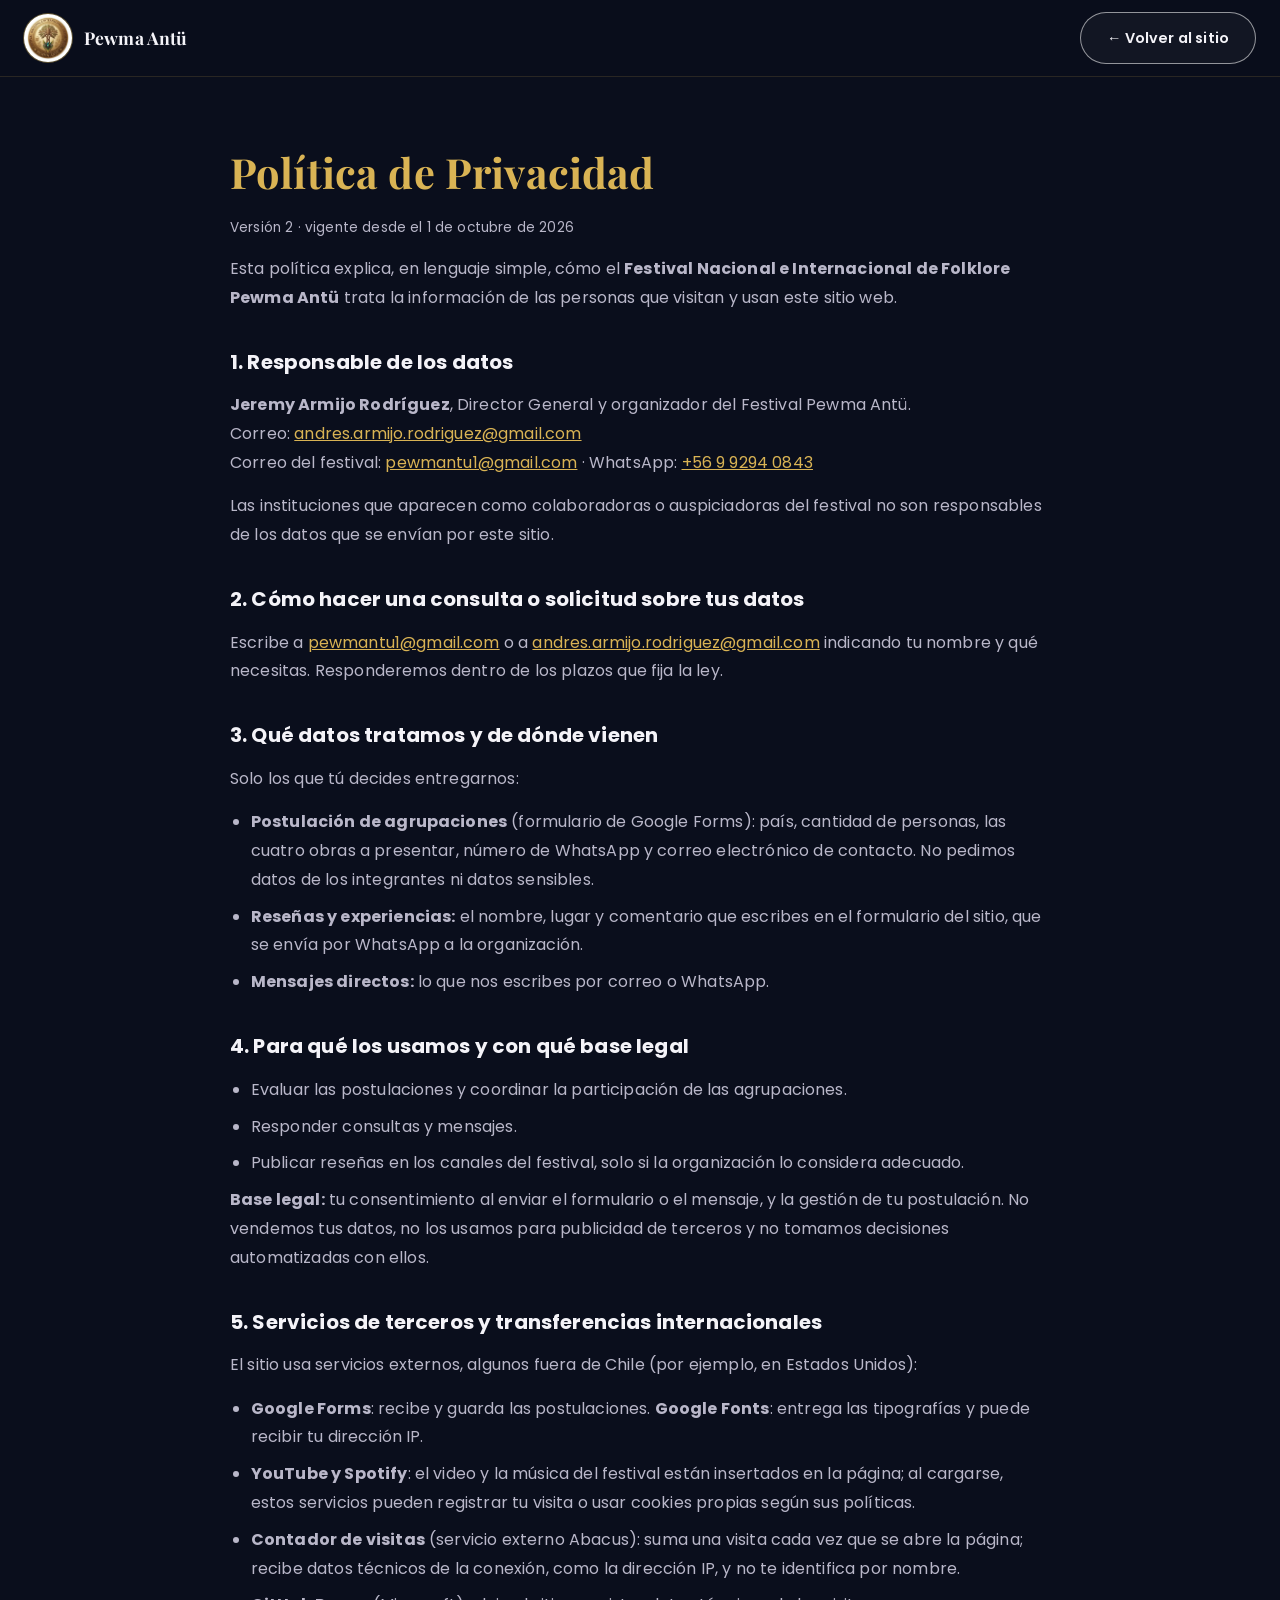
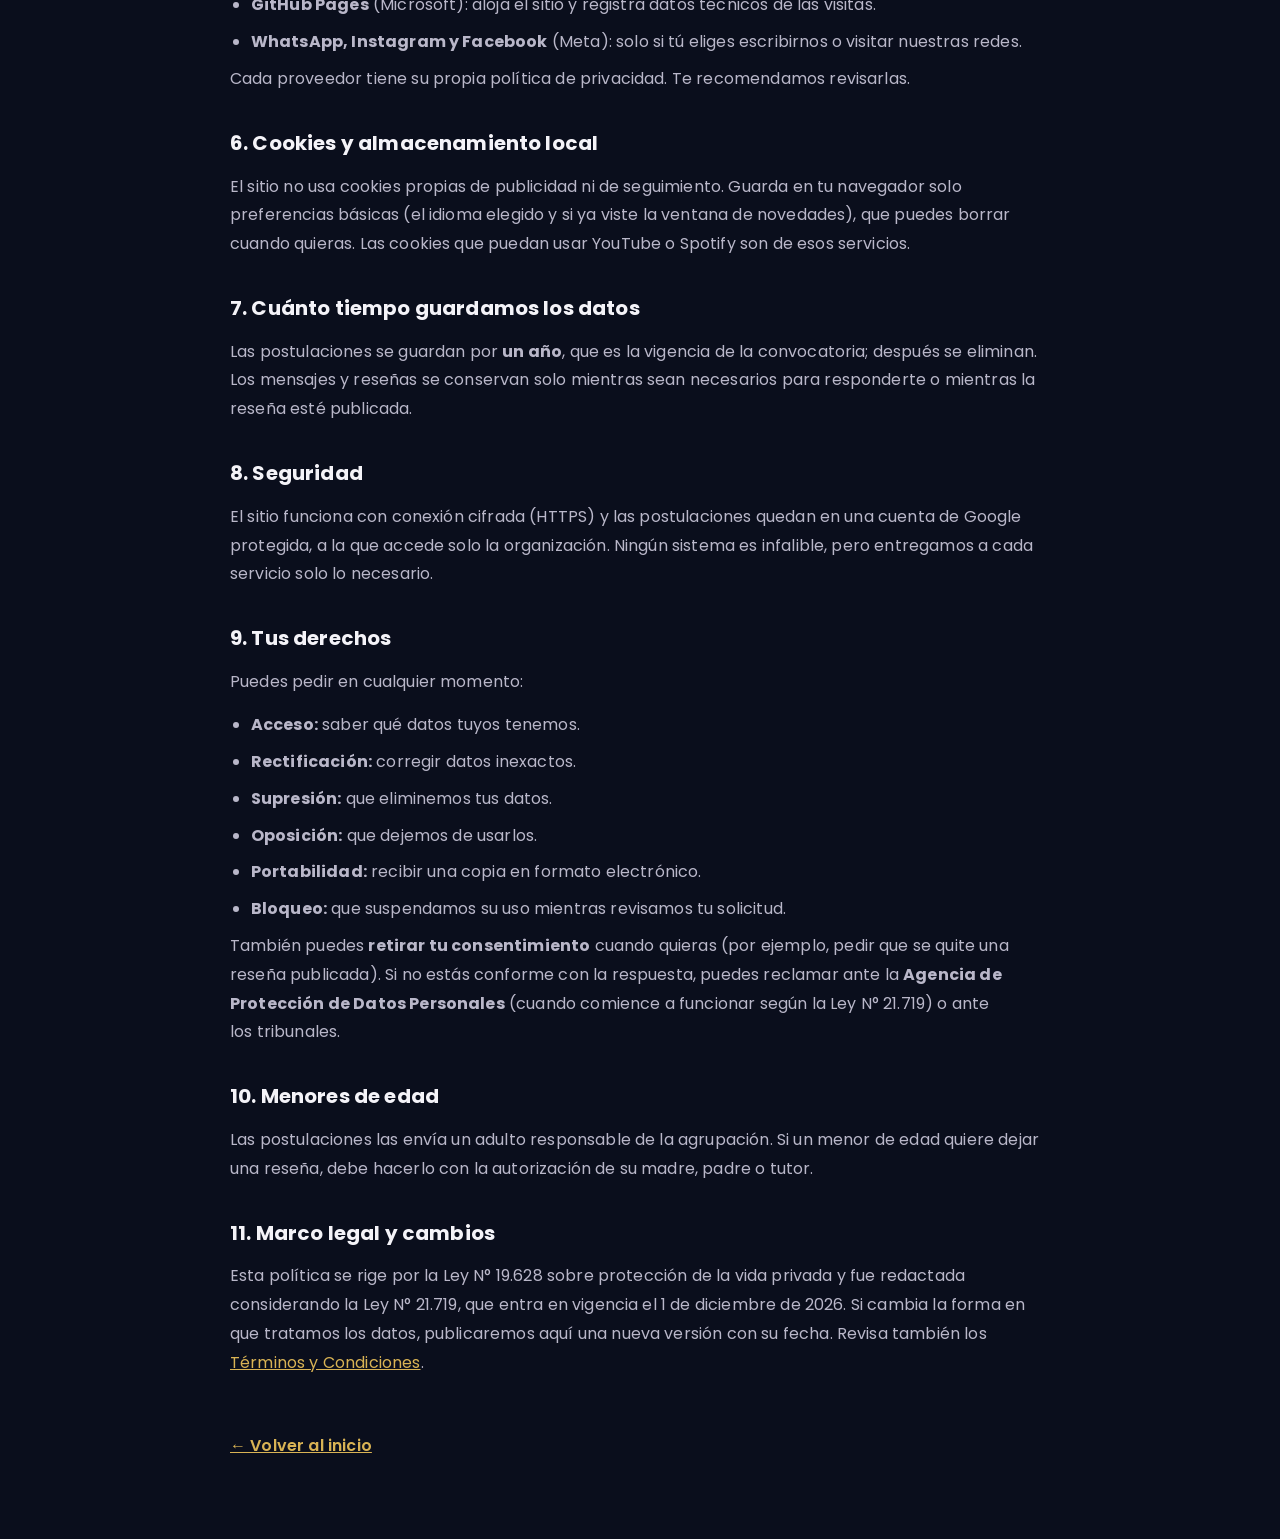
<file: privacidad.html>
<!DOCTYPE html>
<html lang="es">
<head>
  <meta charset="UTF-8" />
  <meta name="viewport" content="width=device-width, initial-scale=1.0" />
  <title>Política de Privacidad — Festival Pewma Antü</title>
  <meta name="description" content="Política de privacidad del sitio del Festival Nacional e Internacional de Folklore Pewma Antü." />
  <meta name="robots" content="index, follow" />
  <link rel="icon" href="img/logo.jpg" />
  <link rel="preconnect" href="https://fonts.googleapis.com" />
  <link rel="preconnect" href="https://fonts.gstatic.com" crossorigin />
  <link href="https://fonts.googleapis.com/css2?family=Playfair+Display:wght@600;700;800&family=Poppins:wght@400;500;600;700&display=swap" rel="stylesheet" />
  <link rel="stylesheet" href="css/styles.css?v=28" />
</head>
<body>

  <header class="legal-header">
    <a href="index.html" class="legal-header__brand" aria-label="Volver al inicio">
      <img src="img/logo.jpg" alt="Logo del Festival Pewma Antü" class="legal-header__logo" width="48" height="48" />
      <span class="legal-header__title">Pewma Antü</span>
    </a>
    <a href="index.html" class="btn btn--outline">← Volver al sitio</a>
  </header>

  <main class="legal-main">
    <div class="container">
      <article class="legal">
        <h1>Política de Privacidad</h1>
        <p class="legal__updated">Versión 2 · vigente desde el 1 de octubre de 2026</p>

        <p>Esta política explica, en lenguaje simple, cómo el <strong>Festival Nacional e Internacional de Folklore Pewma Antü</strong> trata la información de las personas que visitan y usan este sitio web.</p>

        <h2>1. Responsable de los datos</h2>
        <p><strong>Jeremy Armijo Rodríguez</strong>, Director General y organizador del Festival Pewma Antü.<br />
        Correo: <a href="mailto:andres.armijo.rodriguez@gmail.com">andres.armijo.rodriguez@gmail.com</a><br />
        Correo del festival: <a href="mailto:pewmantu1@gmail.com">pewmantu1@gmail.com</a> · WhatsApp: <a href="tel:+56992940843">+56 9 9294 0843</a></p>
        <p>Las instituciones que aparecen como colaboradoras o auspiciadoras del festival no son responsables de los datos que se envían por este sitio.</p>

        <h2>2. Cómo hacer una consulta o solicitud sobre tus datos</h2>
        <p>Escribe a <a href="mailto:pewmantu1@gmail.com">pewmantu1@gmail.com</a> o a <a href="mailto:andres.armijo.rodriguez@gmail.com">andres.armijo.rodriguez@gmail.com</a> indicando tu nombre y qué necesitas. Responderemos dentro de los plazos que fija la ley.</p>

        <h2>3. Qué datos tratamos y de dónde vienen</h2>
        <p>Solo los que tú decides entregarnos:</p>
        <ul>
          <li><strong>Postulación de agrupaciones</strong> (formulario de Google Forms): país, cantidad de personas, las cuatro obras a presentar, número de WhatsApp y correo electrónico de contacto. No pedimos datos de los integrantes ni datos sensibles.</li>
          <li><strong>Reseñas y experiencias:</strong> el nombre, lugar y comentario que escribes en el formulario del sitio, que se envía por WhatsApp a la organización.</li>
          <li><strong>Mensajes directos:</strong> lo que nos escribes por correo o WhatsApp.</li>
        </ul>

        <h2>4. Para qué los usamos y con qué base legal</h2>
        <ul>
          <li>Evaluar las postulaciones y coordinar la participación de las agrupaciones.</li>
          <li>Responder consultas y mensajes.</li>
          <li>Publicar reseñas en los canales del festival, solo si la organización lo considera adecuado.</li>
        </ul>
        <p><strong>Base legal:</strong> tu consentimiento al enviar el formulario o el mensaje, y la gestión de tu postulación. No vendemos tus datos, no los usamos para publicidad de terceros y no tomamos decisiones automatizadas con ellos.</p>

        <h2>5. Servicios de terceros y transferencias internacionales</h2>
        <p>El sitio usa servicios externos, algunos fuera de Chile (por ejemplo, en Estados Unidos):</p>
        <ul>
          <li><strong>Google Forms</strong>: recibe y guarda las postulaciones. <strong>Google Fonts</strong>: entrega las tipografías y puede recibir tu dirección IP.</li>
          <li><strong>YouTube y Spotify</strong>: el video y la música del festival están insertados en la página; al cargarse, estos servicios pueden registrar tu visita o usar cookies propias según sus políticas.</li>
          <li><strong>Contador de visitas</strong> (servicio externo Abacus): suma una visita cada vez que se abre la página; recibe datos técnicos de la conexión, como la dirección IP, y no te identifica por nombre.</li>
          <li><strong>GitHub Pages</strong> (Microsoft): aloja el sitio y registra datos técnicos de las visitas.</li>
          <li><strong>WhatsApp, Instagram y Facebook</strong> (Meta): solo si tú eliges escribirnos o visitar nuestras redes.</li>
        </ul>
        <p>Cada proveedor tiene su propia política de privacidad. Te recomendamos revisarlas.</p>

        <h2>6. Cookies y almacenamiento local</h2>
        <p>El sitio no usa cookies propias de publicidad ni de seguimiento. Guarda en tu navegador solo preferencias básicas (el idioma elegido y si ya viste la ventana de novedades), que puedes borrar cuando quieras. Las cookies que puedan usar YouTube o Spotify son de esos servicios.</p>

        <h2>7. Cuánto tiempo guardamos los datos</h2>
        <p>Las postulaciones se guardan por <strong>un año</strong>, que es la vigencia de la convocatoria; después se eliminan. Los mensajes y reseñas se conservan solo mientras sean necesarios para responderte o mientras la reseña esté publicada.</p>

        <h2>8. Seguridad</h2>
        <p>El sitio funciona con conexión cifrada (HTTPS) y las postulaciones quedan en una cuenta de Google protegida, a la que accede solo la organización. Ningún sistema es infalible, pero entregamos a cada servicio solo lo necesario.</p>

        <h2>9. Tus derechos</h2>
        <p>Puedes pedir en cualquier momento:</p>
        <ul>
          <li><strong>Acceso:</strong> saber qué datos tuyos tenemos.</li>
          <li><strong>Rectificación:</strong> corregir datos inexactos.</li>
          <li><strong>Supresión:</strong> que eliminemos tus datos.</li>
          <li><strong>Oposición:</strong> que dejemos de usarlos.</li>
          <li><strong>Portabilidad:</strong> recibir una copia en formato electrónico.</li>
          <li><strong>Bloqueo:</strong> que suspendamos su uso mientras revisamos tu solicitud.</li>
        </ul>
        <p>También puedes <strong>retirar tu consentimiento</strong> cuando quieras (por ejemplo, pedir que se quite una reseña publicada). Si no estás conforme con la respuesta, puedes reclamar ante la <strong>Agencia de Protección de Datos Personales</strong> (cuando comience a funcionar según la Ley N° 21.719) o ante los tribunales.</p>

        <h2>10. Menores de edad</h2>
        <p>Las postulaciones las envía un adulto responsable de la agrupación. Si un menor de edad quiere dejar una reseña, debe hacerlo con la autorización de su madre, padre o tutor.</p>

        <h2>11. Marco legal y cambios</h2>
        <p>Esta política se rige por la Ley N° 19.628 sobre protección de la vida privada y fue redactada considerando la Ley N° 21.719, que entra en vigencia el 1 de diciembre de 2026. Si cambia la forma en que tratamos los datos, publicaremos aquí una nueva versión con su fecha. Revisa también los <a href="terminos.html">Términos y Condiciones</a>.</p>

        <a href="index.html" class="legal__back">← Volver al inicio</a>
      </article>
    </div>
  </main>

</body>
</html>
</file>
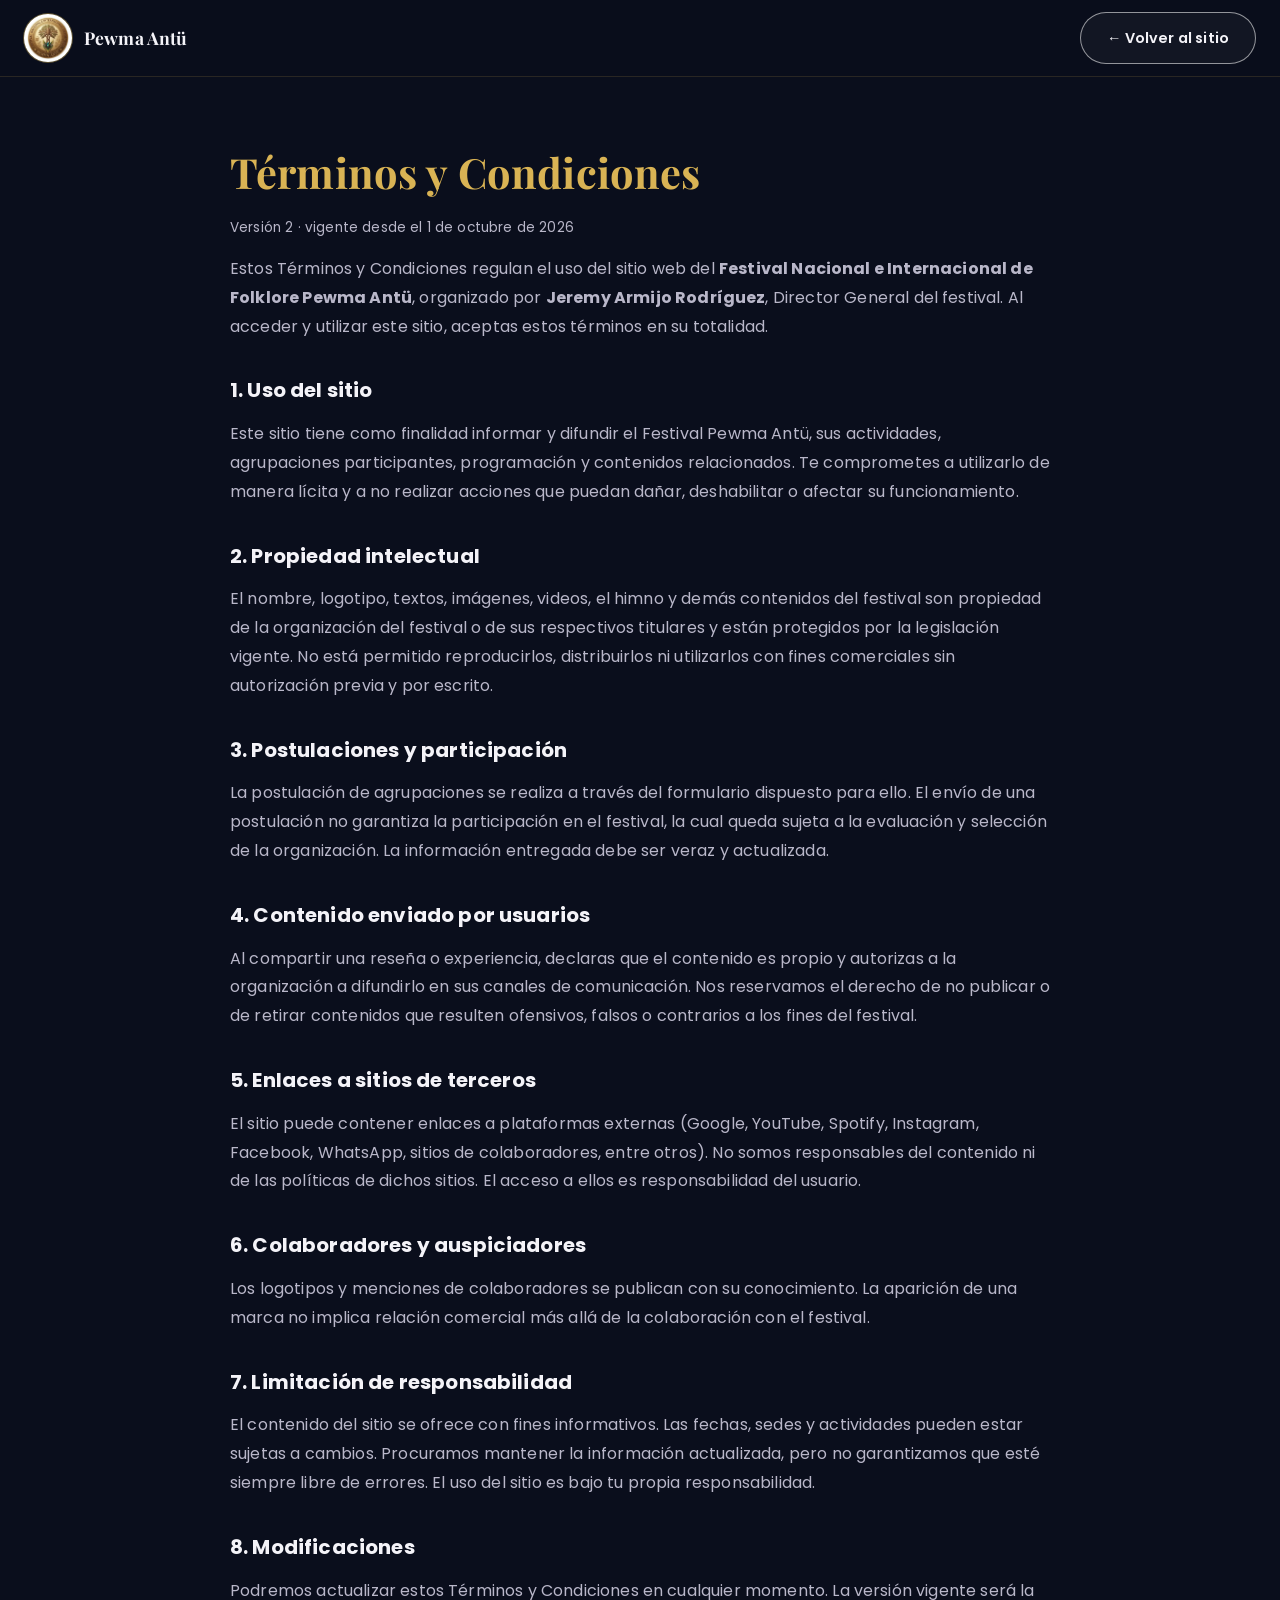
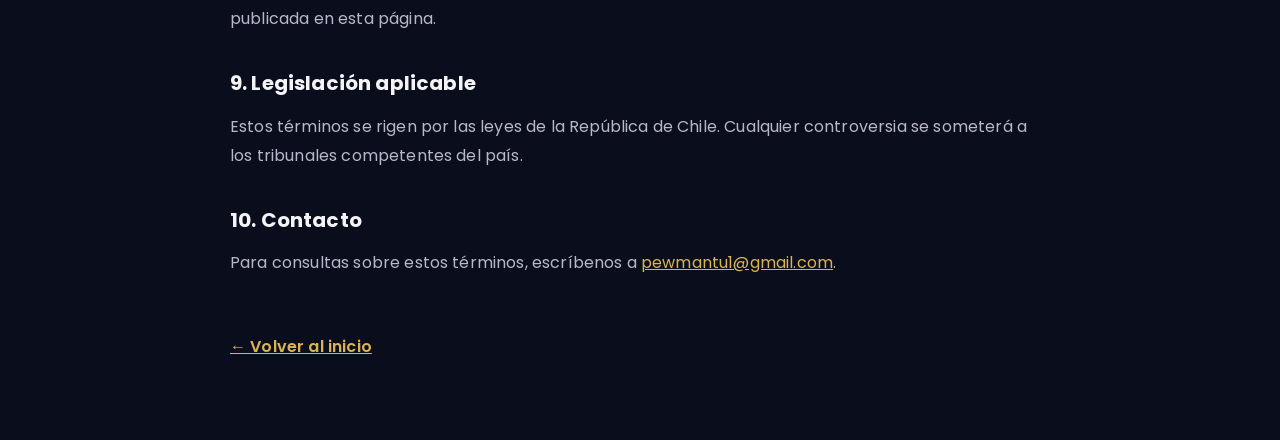
<file: terminos.html>
<!DOCTYPE html>
<html lang="es">
<head>
  <meta charset="UTF-8" />
  <meta name="viewport" content="width=device-width, initial-scale=1.0" />
  <title>Términos y Condiciones — Festival Pewma Antü</title>
  <meta name="description" content="Términos y condiciones de uso del sitio del Festival Nacional e Internacional de Folklore Pewma Antü." />
  <meta name="robots" content="index, follow" />
  <link rel="icon" href="img/logo.jpg" />
  <link rel="preconnect" href="https://fonts.googleapis.com" />
  <link rel="preconnect" href="https://fonts.gstatic.com" crossorigin />
  <link href="https://fonts.googleapis.com/css2?family=Playfair+Display:wght@600;700;800&family=Poppins:wght@400;500;600;700&display=swap" rel="stylesheet" />
  <link rel="stylesheet" href="css/styles.css?v=28" />
</head>
<body>

  <header class="legal-header">
    <a href="index.html" class="legal-header__brand" aria-label="Volver al inicio">
      <img src="img/logo.jpg" alt="Logo del Festival Pewma Antü" class="legal-header__logo" width="48" height="48" />
      <span class="legal-header__title">Pewma Antü</span>
    </a>
    <a href="index.html" class="btn btn--outline">← Volver al sitio</a>
  </header>

  <main class="legal-main">
    <div class="container">
      <article class="legal">
        <h1>Términos y Condiciones</h1>
        <p class="legal__updated">Versión 2 · vigente desde el 1 de octubre de 2026</p>

        <p>Estos Términos y Condiciones regulan el uso del sitio web del <strong>Festival Nacional e Internacional de Folklore Pewma Antü</strong>, organizado por <strong>Jeremy Armijo Rodríguez</strong>, Director General del festival. Al acceder y utilizar este sitio, aceptas estos términos en su totalidad.</p>

        <h2>1. Uso del sitio</h2>
        <p>Este sitio tiene como finalidad informar y difundir el Festival Pewma Antü, sus actividades, agrupaciones participantes, programación y contenidos relacionados. Te comprometes a utilizarlo de manera lícita y a no realizar acciones que puedan dañar, deshabilitar o afectar su funcionamiento.</p>

        <h2>2. Propiedad intelectual</h2>
        <p>El nombre, logotipo, textos, imágenes, videos, el himno y demás contenidos del festival son propiedad de la organización del festival o de sus respectivos titulares y están protegidos por la legislación vigente. No está permitido reproducirlos, distribuirlos ni utilizarlos con fines comerciales sin autorización previa y por escrito.</p>

        <h2>3. Postulaciones y participación</h2>
        <p>La postulación de agrupaciones se realiza a través del formulario dispuesto para ello. El envío de una postulación no garantiza la participación en el festival, la cual queda sujeta a la evaluación y selección de la organización. La información entregada debe ser veraz y actualizada.</p>

        <h2>4. Contenido enviado por usuarios</h2>
        <p>Al compartir una reseña o experiencia, declaras que el contenido es propio y autorizas a la organización a difundirlo en sus canales de comunicación. Nos reservamos el derecho de no publicar o de retirar contenidos que resulten ofensivos, falsos o contrarios a los fines del festival.</p>

        <h2>5. Enlaces a sitios de terceros</h2>
        <p>El sitio puede contener enlaces a plataformas externas (Google, YouTube, Spotify, Instagram, Facebook, WhatsApp, sitios de colaboradores, entre otros). No somos responsables del contenido ni de las políticas de dichos sitios. El acceso a ellos es responsabilidad del usuario.</p>

        <h2>6. Colaboradores y auspiciadores</h2>
        <p>Los logotipos y menciones de colaboradores se publican con su conocimiento. La aparición de una marca no implica relación comercial más allá de la colaboración con el festival.</p>

        <h2>7. Limitación de responsabilidad</h2>
        <p>El contenido del sitio se ofrece con fines informativos. Las fechas, sedes y actividades pueden estar sujetas a cambios. Procuramos mantener la información actualizada, pero no garantizamos que esté siempre libre de errores. El uso del sitio es bajo tu propia responsabilidad.</p>

        <h2>8. Modificaciones</h2>
        <p>Podremos actualizar estos Términos y Condiciones en cualquier momento. La versión vigente será la publicada en esta página.</p>

        <h2>9. Legislación aplicable</h2>
        <p>Estos términos se rigen por las leyes de la República de Chile. Cualquier controversia se someterá a los tribunales competentes del país.</p>

        <h2>10. Contacto</h2>
        <p>Para consultas sobre estos términos, escríbenos a <a href="mailto:pewmantu1@gmail.com">pewmantu1@gmail.com</a>.</p>

        <a href="index.html" class="legal__back">← Volver al inicio</a>
      </article>
    </div>
  </main>

</body>
</html>
</file>
<file: css/styles.css>
/* ============================================
   Festival Pewma Antü — Hoja de estilos
   ============================================ */

:root {
  --bg-dark: #0a0e1c;
  --bg-dark-2: #10152a;
  --bg-dark-3: #151b33;
  --bg-light: #f4f5f8;

  --gold: #d9b354;
  --gold-light: #f0d685;
  --purple: #7c5aa6;
  --green: #3f8a5c;
  --red: #a13636;
  --red-dark: #8a3535;

  --text-light: #f4f3f8;
  --text-muted: #b9b7c9;
  --text-dark: #1c1c2e;
  --text-dark-muted: #5a5a6e;

  --font-serif: "Playfair Display", Georgia, serif;
  --font-main: "Poppins", "Segoe UI", sans-serif;

  --container-width: 1240px;
  --radius: 14px;
  --transition: 0.3s ease;
}

/* ---------- Reset ---------- */
* { box-sizing: border-box; margin: 0; padding: 0; }

html { scroll-behavior: smooth; }

body {
  font-family: var(--font-main);
  background: var(--bg-dark);
  color: var(--text-light);
  line-height: 1.7;                        /* más aire entre líneas: se lee mejor */
  letter-spacing: 0.01em;
  overflow-x: hidden;
  -webkit-font-smoothing: antialiased;     /* texto más nítido en pantallas Retina */
  -moz-osx-font-smoothing: grayscale;
  text-rendering: optimizeLegibility;
}

/* Párrafos: ancho de lectura cómodo y sin cortes feos */
p { text-wrap: pretty; }

img { max-width: 100%; display: block; }
/* <picture> envuelve cada foto para servir WebP: que no genere caja propia,
   así la imagen sigue midiendo contra su contenedor real como antes. */
picture { display: contents; }
a { text-decoration: none; color: inherit; }
ul { list-style: none; }
button { font-family: inherit; cursor: pointer; border: none; background: none; }

.container {
  width: 100%;
  max-width: var(--container-width);
  margin: 0 auto;
  padding: 0 24px;
}

a:focus-visible,
button:focus-visible {
  outline: 2px solid var(--gold);
  outline-offset: 3px;
}

/* ---------- Botones ---------- */
.btn {
  display: inline-flex;
  align-items: center;
  justify-content: center;
  gap: 8px;
  padding: 13px 26px;
  border-radius: 999px;
  font-weight: 600;
  font-size: 0.9rem;
  white-space: nowrap;
  transition: transform var(--transition), background var(--transition), box-shadow var(--transition), color var(--transition);
}

.btn--block { width: 100%; }

.btn--gold {
  background: linear-gradient(180deg, var(--gold-light), var(--gold));
  color: #241a05;
}

.btn--gold:hover,
.btn--gold:focus-visible {
  transform: translateY(-2px);
  box-shadow: 0 10px 22px rgba(217, 179, 84, 0.35);
}

.btn--outline {
  border: 1.5px solid rgba(255, 255, 255, 0.55);
  color: var(--text-light);
  background: rgba(255, 255, 255, 0.04);
}

.btn--outline:hover,
.btn--outline:focus-visible {
  background: rgba(255, 255, 255, 0.12);
  border-color: #fff;
}

.btn--donate {
  background: var(--red);
  color: #fff;
  flex-direction: column;
  gap: 4px;
}

.btn--donate:hover,
.btn--donate:focus-visible {
  background: var(--red-dark);
  transform: translateY(-2px);
}

.btn--dark {
  background: var(--bg-dark-3);
  color: var(--text-light);
  border: 1px solid rgba(255, 255, 255, 0.1);
}

.btn--dark:hover,
.btn--dark:focus-visible {
  background: var(--bg-dark);
}

/* ---------- Utilidades ---------- */
.section-title {
  font-family: var(--font-serif);
  font-size: clamp(2rem, 3.4vw, 3rem);
  font-weight: 700;
  color: var(--gold);
  line-height: 1.15;
  letter-spacing: -0.015em;      /* títulos serif más compactos y elegantes */
  text-wrap: balance;            /* evita títulos con una palabra huérfana */
  margin-bottom: 1.2rem;
}

/* Títulos de sección en mayúsculas. Se hace por CSS y no reescribiendo el
   texto, para que el diccionario de traducciones siga encontrando sus claves.
   En mayúsculas conviene algo de espaciado: pegadas se leen peor. */
.section-title--upper,
.chilemap__title--upper {
  text-transform: uppercase;
  letter-spacing: 0.02em;
}

/* Filete dorado bajo los títulos centrados */
.section-title--center {
  position: relative;
  text-align: center;
  padding-bottom: 0.9rem;
  margin-bottom: 1.4rem;
}

.section-title--center::after {
  content: "";
  position: absolute;
  bottom: 0;
  left: 50%;
  transform: translateX(-50%);
  width: 64px;
  height: 3px;
  border-radius: 3px;
  background: linear-gradient(90deg, transparent, var(--gold), transparent);
}

.fade-in {
  opacity: 0;
  transform: translateY(30px);
  transition: opacity 0.7s ease, transform 0.7s ease;
}

.fade-in.is-visible {
  opacity: 1;
  transform: translateY(0);
}

/* ============================================
   NAVBAR
   ============================================ */
.navbar {
  position: fixed;
  top: 0; left: 0; right: 0;
  z-index: 1000;
  background: rgba(10, 14, 28, 0.85);
  backdrop-filter: blur(6px);
  border-bottom: 1px solid rgba(217, 179, 84, 0.12);
  padding: 12px 0;
  transition: background var(--transition), box-shadow var(--transition), padding var(--transition);
}

.navbar.is-scrolled {
  background: rgba(10, 14, 28, 0.97);
  box-shadow: 0 4px 20px rgba(0, 0, 0, 0.35);
  padding: 8px 0;
}

.navbar__container {
  max-width: var(--container-width);
  margin: 0 auto;
  padding: 0 24px;
  display: flex;
  align-items: center;
  justify-content: space-between;
  gap: 20px;
}

.navbar__brand {
  display: flex;
  align-items: center;
  gap: 12px;
  flex-shrink: 0;
}

.navbar__logo-icon,
.footer__logo-icon {
  flex-shrink: 0;
  border-radius: 50%;
  object-fit: cover;
  background: #fff;
  padding: 3px;
  box-shadow: 0 0 0 1.5px rgba(217, 179, 84, 0.5), 0 4px 14px rgba(0, 0, 0, 0.35);
}

/* Logo más grande para que se aprecie mejor */
.navbar__logo-icon { width: 66px; height: 66px; }
.footer__logo-icon { width: 76px; height: 76px; }

.navbar__brand-text { display: flex; flex-direction: column; line-height: 1.2; }

.navbar__brand-title {
  font-family: var(--font-serif);
  font-weight: 700;
  font-size: 1.3rem;
  color: var(--text-light);
  letter-spacing: 0.5px;
}

.navbar__brand-sub {
  font-size: 0.62rem;
  letter-spacing: 1.2px;
  text-transform: uppercase;
  color: var(--gold);
}

/* Menú lateral desplegable (hamburguesa) en todos los tamaños */
.navbar__nav {
  position: fixed;
  top: 0; right: 0;
  height: 100vh;
  width: min(84vw, 340px);
  background: var(--bg-dark-2);
  display: flex;
  flex-direction: column;
  align-items: flex-start;
  gap: 8px;
  padding: 100px 28px 32px;
  transform: translateX(100%);
  visibility: hidden;
  transition: transform var(--transition), visibility var(--transition);
  box-shadow: -10px 0 30px rgba(0, 0, 0, 0.45);
  overflow-y: auto;
  z-index: 1001;
}

.navbar__nav.is-open { transform: translateX(0); visibility: visible; }

.navbar__item--dropdown { position: relative; width: 100%; }

.navbar__link {
  display: flex;
  align-items: center;
  gap: 4px;
  font-size: 0.85rem;
  font-weight: 500;
  color: var(--text-muted);
  position: relative;
  padding: 6px 0;
  transition: color var(--transition);
}

.navbar__link--active,
.navbar__link:hover,
.navbar__link:focus-visible {
  color: var(--gold);
}

.navbar__link--active::after {
  content: "";
  position: absolute;
  left: 0; bottom: 0;
  width: 100%;
  height: 2px;
  background: var(--gold);
}

.navbar__dropdown-toggle svg { transition: transform var(--transition); }

.navbar__item--dropdown:hover .navbar__dropdown-toggle svg,
.navbar__item--dropdown.is-open .navbar__dropdown-toggle svg {
  transform: rotate(180deg);
}

.navbar__dropdown-menu {
  display: none;
  padding: 4px 0 6px 14px;
  width: 100%;
}

.navbar__item--dropdown.is-open .navbar__dropdown-menu { display: block; }

.navbar__dropdown-menu a {
  display: block;
  padding: 8px 12px;
  border-radius: 6px;
  font-size: 0.85rem;
  color: var(--text-muted);
  transition: background var(--transition), color var(--transition);
}

.navbar__dropdown-menu a:hover,
.navbar__dropdown-menu a:focus-visible {
  background: rgba(217, 179, 84, 0.1);
  color: var(--gold);
}

.navbar__donate { padding: 11px 24px; font-size: 0.85rem; flex-shrink: 0; }

/* Selector de idioma ES / EN */
.lang-switch {
  display: inline-flex;
  gap: 2px;
  padding: 3px;
  border: 1px solid rgba(217, 179, 84, 0.35);
  border-radius: 999px;
  margin-left: auto;
}

.lang-switch__btn {
  padding: 4px 11px;
  border-radius: 999px;
  font-size: 0.72rem;
  font-weight: 700;
  letter-spacing: 0.5px;
  color: var(--text-muted);
  transition: background 0.2s ease, color 0.2s ease;
}

.lang-switch__btn.is-active {
  background: var(--gold);
  color: #241a05;
}

.navbar__toggle {
  display: flex;
  flex-direction: column;
  justify-content: center;
  gap: 5px;
  width: 32px;
  height: 32px;
  flex-shrink: 0;
  position: relative;
  z-index: 1002; /* por encima del panel para poder cerrarlo */
}

.navbar__toggle span {
  display: block;
  width: 100%;
  height: 2px;
  background: var(--text-light);
  border-radius: 2px;
  transition: transform var(--transition), opacity var(--transition);
}

.navbar__toggle[aria-expanded="true"] span:nth-child(1) { transform: translateY(7px) rotate(45deg); }
.navbar__toggle[aria-expanded="true"] span:nth-child(2) { opacity: 0; }
.navbar__toggle[aria-expanded="true"] span:nth-child(3) { transform: translateY(-7px) rotate(-45deg); }

/* ============================================
   HERO / CARRUSEL
   ============================================ */
.hero {
  position: relative;
  height: 100vh;
  min-height: 640px;
  overflow: hidden;
}

.hero__carousel {
  position: relative;
  width: 100%;
  height: 100%;
}

.hero__slide {
  position: absolute;
  inset: 0;
  opacity: 0;
  visibility: hidden;
  transition: opacity 1s ease;
}

.hero__slide--active { opacity: 1; visibility: visible; }

.hero__bg-img {
  position: absolute;
  inset: 0;
  width: 100%;
  height: 100%;
  object-fit: cover;
  object-position: center 30%; /* favorece los rostros de los danzantes */
}

.hero__overlay {
  position: absolute;
  inset: 0;
  background:
    linear-gradient(100deg, rgba(10,14,28,0.94) 15%, rgba(10,14,28,0.6) 45%, rgba(10,14,28,0.25) 75%),
    linear-gradient(0deg, rgba(10,14,28,0.5), transparent 40%);
}

.hero__content {
  position: relative;
  z-index: 2;
  max-width: 640px;
  height: 100%;
  display: flex;
  flex-direction: column;
  justify-content: center;
  padding: 0 5% 0 6%;
}

.hero__eyebrow {
  color: var(--gold);
  font-size: 0.8rem;
  font-weight: 600;
  letter-spacing: 2px;
  text-transform: uppercase;
  margin-bottom: 1rem;
}

.hero__title {
  font-family: var(--font-serif);
  font-size: clamp(2.6rem, 6vw, 4.6rem);
  font-weight: 800;
  color: #fff;
  line-height: 1.05;
  margin-bottom: 0.6rem;
}

.hero__ornament-line {
  font-family: var(--font-serif);
  font-style: italic;
  color: var(--gold);
  font-size: clamp(1rem, 1.8vw, 1.3rem);
  margin-bottom: 1.4rem;
  display: flex;
  align-items: center;
  gap: 10px;
}

.hero__ornament { color: var(--gold); opacity: 0.8; }

.hero__text {
  color: var(--text-muted);
  font-size: clamp(0.95rem, 1.3vw, 1.05rem);
  margin-bottom: 2rem;
  max-width: 480px;
}

.hero__actions { display: flex; gap: 16px; flex-wrap: wrap; }

/* Tarjeta flotante: próxima edición */
.edition-card {
  position: absolute;
  top: 50%;
  right: 5%;
  transform: translateY(-50%);
  z-index: 2;
  width: 300px;
  background: rgba(16, 21, 42, 0.82);
  border: 1px solid rgba(217, 179, 84, 0.25);
  border-radius: var(--radius);
  padding: 28px 26px;
  text-align: center;
  backdrop-filter: blur(10px);
  box-shadow: 0 20px 50px rgba(0, 0, 0, 0.45);
}

.edition-card.is-visible { transform: translateY(-50%); }

.edition-card__eyebrow {
  color: var(--gold);
  font-size: 0.72rem;
  font-weight: 700;
  letter-spacing: 1.6px;
  text-transform: uppercase;
  margin-bottom: 10px;
}

.edition-card__dates {
  color: #fff;
  font-weight: 600;
  font-size: 1rem;
}

.edition-card__year {
  font-family: var(--font-serif);
  color: var(--gold);
  font-size: 2.6rem;
  font-weight: 800;
  line-height: 1.15;
}

.edition-card__regions {
  color: var(--text-muted);
  font-size: 0.78rem;
  margin-top: 6px;
}

.edition-card__divider {
  height: 1px;
  background: rgba(255, 255, 255, 0.12);
  margin: 18px 0;
}

.countdown {
  display: grid;
  grid-template-columns: repeat(4, 1fr);
  gap: 8px;
  margin-bottom: 20px;
}

.countdown__block {
  background: rgba(255, 255, 255, 0.04);
  border-radius: 8px;
  padding: 10px 2px;
}

.countdown__number {
  display: block;
  font-family: var(--font-serif);
  font-size: clamp(1.4rem, 2vw, 1.8rem);
  font-weight: 800;
  color: var(--gold);
  line-height: 1;
}

.countdown__label {
  display: block;
  margin-top: 4px;
  font-size: 0.65rem;
  letter-spacing: 0.5px;
  text-transform: uppercase;
  color: var(--text-muted);
}

.edition-card__donate-sub {
  margin-top: 8px;
  font-size: 0.72rem;
  color: var(--text-muted);
}

.hero__arrow {
  position: absolute;
  top: 50%;
  transform: translateY(-50%);
  z-index: 3;
  width: 44px;
  height: 44px;
  border-radius: 50%;
  background: rgba(255, 255, 255, 0.08);
  color: var(--text-light);
  display: flex;
  align-items: center;
  justify-content: center;
  transition: background var(--transition);
}

.hero__arrow:hover,
.hero__arrow:focus-visible { background: rgba(217, 179, 84, 0.35); }

.hero__arrow--prev { left: 18px; }
.hero__arrow--next { right: 18px; }

.hero__indicators {
  position: absolute;
  bottom: 24px;
  left: 6%;
  right: 6%;
  z-index: 3;
  display: flex;
  flex-wrap: wrap;
  gap: 8px;
}

.hero__dot {
  width: 8px;
  height: 8px;
  padding: 0;
  border-radius: 50%;
  background: rgba(255, 255, 255, 0.35);
  cursor: pointer;
  transition: background var(--transition), transform var(--transition);
}

.hero__dot:hover { background: rgba(255, 255, 255, 0.6); }

.hero__dot--active { background: var(--gold); transform: scale(1.3); }

/* ============================================
   FRANJA DE ACCESOS RÁPIDOS
   ============================================ */
.quick-links {
  background: var(--bg-dark-2);
  border-bottom: 1px solid rgba(217, 179, 84, 0.1);
  padding: 40px 0;
}

.quick-links__grid {
  display: grid;
  grid-template-columns: repeat(4, 1fr);
  gap: 24px;
}

.quick-link {
  display: flex;
  flex-direction: column;
  gap: 6px;
  padding: 10px;
  border-radius: 10px;
  transition: background var(--transition), transform var(--transition);
}

.quick-link:hover,
.quick-link:focus-visible {
  background: rgba(217, 179, 84, 0.06);
  transform: translateY(-3px);
}

.quick-link__icon { color: var(--gold); margin-bottom: 4px; }

.quick-link__title {
  font-weight: 700;
  font-size: 0.9rem;
  color: var(--text-light);
}

.quick-link__text {
  font-size: 0.8rem;
  color: var(--text-muted);
  line-height: 1.4;
}

/* ============================================
   SOBRE EL FESTIVAL
   ============================================ */
.about { padding: 100px 0; }

.about__grid {
  display: grid;
  grid-template-columns: 1.1fr 0.9fr;
  gap: 60px;
  align-items: center;
}

.about__text p { color: var(--text-muted); margin-bottom: 1.2rem; }

.about__image img {
  border-radius: var(--radius);
  width: 100%;
  height: auto;
  aspect-ratio: 3 / 2; /* respeta el formato horizontal de la foto grupal */
  object-fit: cover;
  object-position: center;
  box-shadow: 0 20px 50px rgba(0, 0, 0, 0.4);
}

/* ============================================
   NOTICIAS / PROGRAMACIÓN / INSTAGRAM
   ============================================ */
.hub {
  background: var(--bg-light);
  color: var(--text-dark);
  padding: 90px 0;
}

.hub__grid {
  display: grid;
  grid-template-columns: repeat(3, 1fr);
  gap: 40px;
  align-items: start;
}

.hub__col-header {
  display: flex;
  align-items: baseline;
  justify-content: space-between;
  gap: 12px;
  margin-bottom: 20px;
}

.hub__title {
  font-family: var(--font-serif);
  font-size: 1.3rem;
  font-weight: 700;
  color: var(--text-dark);
}

.hub__handle {
  display: block;
  font-family: var(--font-main);
  font-size: 0.75rem;
  font-weight: 500;
  color: var(--purple);
}

.hub__see-all {
  font-size: 0.8rem;
  font-weight: 600;
  color: var(--purple);
  white-space: nowrap;
  transition: color var(--transition);
}

.hub__see-all:hover,
.hub__see-all:focus-visible { color: var(--red); }

/* Noticias */
.news-card {
  display: flex;
  gap: 14px;
  margin-bottom: 20px;
  align-items: flex-start;
}

.news-card img {
  width: 100px;
  height: 84px;
  object-fit: cover;
  border-radius: 8px;
  flex-shrink: 0;
}

.news-card__title {
  font-size: 0.95rem;
  font-weight: 600;
  color: var(--text-dark);
  margin-bottom: 4px;
}

.news-card__date {
  display: block;
  font-size: 0.72rem;
  color: var(--purple);
  margin-bottom: 4px;
}

.news-card__excerpt {
  font-size: 0.8rem;
  color: var(--text-dark-muted);
  line-height: 1.4;
}

.news-card__link {
  display: inline-block;
  margin-top: 8px;
  font-size: 0.8rem;
  font-weight: 700;
  color: #b08a2e;
}

.news-card__link:hover { color: var(--gold); }

/* Programación */
.schedule-list {
  margin-bottom: 20px;
  max-height: 420px;
  overflow-y: auto;
  padding-right: 6px;
}

.schedule-list::-webkit-scrollbar { width: 6px; }
.schedule-list::-webkit-scrollbar-thumb { background: rgba(255, 216, 77, 0.3); border-radius: 3px; }

.schedule-item {
  display: flex;
  align-items: center;
  gap: 14px;
  padding: 12px 0;
  border-bottom: 1px solid rgba(0, 0, 0, 0.08);
}

.schedule-item:first-child { padding-top: 0; }

.schedule-item__date {
  display: flex;
  flex-direction: column;
  align-items: center;
  justify-content: center;
  width: 52px;
  height: 52px;
  flex-shrink: 0;
  background: #fff;
  border: 1px solid rgba(0, 0, 0, 0.08);
  border-radius: 8px;
  font-size: 0.65rem;
  font-weight: 700;
  color: var(--text-dark-muted);
  letter-spacing: 0.5px;
}

.schedule-item__date span {
  font-family: var(--font-serif);
  font-size: 1.2rem;
  color: var(--text-dark);
  line-height: 1.1;
}

.schedule-item__info { flex: 1; min-width: 0; }

.schedule-item__info h3 {
  font-size: 0.88rem;
  font-weight: 600;
  color: var(--text-dark);
}

.schedule-item__info p {
  font-size: 0.76rem;
  color: var(--text-dark-muted);
}

.schedule-item__tag {
  font-size: 0.65rem;
  font-weight: 700;
  text-transform: uppercase;
  letter-spacing: 0.4px;
  padding: 5px 10px;
  border-radius: 999px;
  color: #fff;
  white-space: nowrap;
  flex-shrink: 0;
}

.schedule-item__tag--purple { background: var(--purple); }
.schedule-item__tag--green { background: var(--green); }
.schedule-item__tag--red { background: var(--red); }
.schedule-item__tag--gold { background: #c99a2e; }
.schedule-item__tag--blue { background: #3a7bd5; }

/* Instagram */
.insta-grid {
  display: grid;
  grid-template-columns: repeat(4, 1fr);
  gap: 8px;
  margin-bottom: 20px;
}

.insta-grid img {
  width: 100%;
  aspect-ratio: 1 / 1;
  object-fit: cover;
  border-radius: 6px;
  transition: transform 0.4s ease, opacity 0.4s ease;
}

.insta-grid img:hover { transform: scale(1.05); opacity: 0.9; }

/* ============================================
   AUSPICIADORES
   ============================================ */
.sponsors {
  position: relative;
  background:
    radial-gradient(circle at 50% 0%, rgba(217, 179, 84, 0.14), transparent 60%),
    var(--bg-light);
  color: var(--text-dark);
  padding: 80px 0;
  border-top: 3px solid var(--gold);
}

.sponsors__head {
  text-align: center;
  max-width: 640px;
  margin: 0 auto 3rem;
}

.sponsors .section-title { color: #2a2320; }

.sponsors__eyebrow {
  display: inline-block;
  color: #b08a2e;
  font-weight: 700;
  font-size: 0.82rem;
  letter-spacing: 0.18em;
  text-transform: uppercase;
  margin-bottom: 0.7rem;
}

.sponsors__intro {
  color: var(--text-dark-muted);
  font-size: 1.02rem;
  line-height: 1.7;
}

.sponsors__logos {
  display: flex;
  flex-wrap: wrap;
  gap: 32px;
  justify-content: center;
}

/* Tarjeta blanca para cada logo de patrocinador */
.sponsor-card {
  display: flex;
  align-items: center;
  justify-content: center;
  height: 150px;
  width: 260px;
  padding: 26px 30px;
  background: #fff;
  border: 1px solid rgba(0, 0, 0, 0.06);
  border-radius: 16px;
  box-shadow: 0 10px 30px rgba(0, 0, 0, 0.08);
  transition: transform 0.25s ease, box-shadow 0.25s ease;
}

.sponsor-card:hover {
  transform: translateY(-6px);
  box-shadow: 0 18px 40px rgba(0, 0, 0, 0.16);
}

.sponsor-card img {
  max-width: 100%;
  max-height: 100%;
  width: auto;
  height: auto;
  object-fit: contain;
}

.sponsor-badge {
  display: inline-flex;
  flex-direction: column;
  justify-content: center;
  padding: 10px 18px;
  border: 1px solid rgba(0, 0, 0, 0.1);
  border-radius: 8px;
  font-size: 0.78rem;
  font-weight: 700;
  color: var(--text-dark);
  background: #fff;
  line-height: 1.3;
}

.sponsor-badge small {
  font-weight: 500;
  color: var(--text-dark-muted);
  font-size: 0.68rem;
}

.sponsor-badge--muted {
  background: transparent;
  border-style: dashed;
  color: var(--text-dark-muted);
}

/* ============================================
   FOOTER
   ============================================ */
.footer {
  background: var(--bg-dark);
  border-top: 1px solid rgba(217, 179, 84, 0.12);
  padding: 50px 0;
}

.footer__grid {
  display: grid;
  grid-template-columns: 1fr 1.2fr 1fr;
  gap: 30px;
  align-items: center;
}

.footer__brand {
  display: flex;
  align-items: center;
  gap: 12px;
}

.footer__brand-text { display: flex; flex-direction: column; line-height: 1.2; }

.footer__brand-title {
  font-family: var(--font-serif);
  font-weight: 700;
  font-size: 1.15rem;
  color: var(--text-light);
}

.footer__brand-sub {
  font-size: 0.6rem;
  letter-spacing: 1.1px;
  text-transform: uppercase;
  color: var(--gold);
}

.footer__legal {
  text-align: center;
  font-size: 0.82rem;
  color: var(--text-muted);
}

.footer__legal p { margin-bottom: 6px; }

.footer__legal a { transition: color var(--transition); }
.footer__legal a:hover,
.footer__legal a:focus-visible { color: var(--gold); }

.footer__contact-line { color: var(--text-muted); }

.footer__side {
  display: flex;
  flex-direction: column;
  align-items: flex-end;
  gap: 16px;
}

.footer__social { display: flex; align-items: center; gap: 12px; }

.footer__social-label {
  font-size: 0.72rem;
  font-weight: 700;
  letter-spacing: 1px;
  text-transform: uppercase;
  color: var(--text-muted);
}

.footer__social-icons { display: flex; gap: 10px; }

.footer__social-icon {
  width: 34px;
  height: 34px;
  border-radius: 50%;
  border: 1px solid rgba(255, 255, 255, 0.2);
  display: flex;
  align-items: center;
  justify-content: center;
  color: var(--text-light);
  transition: background var(--transition), border-color var(--transition);
}

.footer__social-icon:hover,
.footer__social-icon:focus-visible {
  background: var(--gold);
  border-color: var(--gold);
  color: #241a05;
}

.footer__counter {
  display: flex;
  align-items: center;
  gap: 10px;
}

.footer__counter-label {
  font-size: 0.68rem;
  font-weight: 700;
  letter-spacing: 0.8px;
  text-transform: uppercase;
  color: var(--text-muted);
}

.footer__counter-digits {
  display: flex;
  gap: 3px;
}

.footer__counter-digits span {
  display: flex;
  align-items: center;
  justify-content: center;
  width: 20px;
  height: 26px;
  background: #000;
  color: var(--gold);
  font-family: "Courier New", monospace;
  font-weight: 700;
  font-size: 0.85rem;
  border-radius: 3px;
  border: 1px solid rgba(217, 179, 84, 0.25);
}

/* ---------- Botón volver arriba ---------- */
.back-to-top {
  position: fixed;
  bottom: 28px;
  right: 28px;
  z-index: 900;
  width: 46px;
  height: 46px;
  border-radius: 50%;
  background: linear-gradient(180deg, var(--gold-light), var(--gold));
  color: #241a05;
  display: flex;
  align-items: center;
  justify-content: center;
  box-shadow: 0 10px 24px rgba(0, 0, 0, 0.35);
  opacity: 0;
  visibility: hidden;
  transform: translateY(12px);
  transition: opacity var(--transition), transform var(--transition), visibility var(--transition);
}

.back-to-top.is-visible {
  opacity: 1;
  visibility: visible;
  transform: translateY(0);
}

.back-to-top:hover,
.back-to-top:focus-visible { transform: translateY(-3px); }

/* Botón flotante de música (himno) */
.music-fab {
  position: fixed;
  bottom: 92px;
  left: 28px;
  z-index: 900;
  width: 56px;
  height: 56px;
  border-radius: 50%;
  background: linear-gradient(180deg, var(--gold-light, #ffe486), var(--gold));
  color: #241a05;
  display: flex;
  align-items: center;
  justify-content: center;
  cursor: pointer;
  box-shadow: 0 8px 22px rgba(0, 0, 0, 0.4);
  transition: transform 0.25s ease, box-shadow 0.25s ease;
}

.music-fab:hover,
.music-fab:focus-visible { transform: scale(1.1); outline: none; }

/* Barras animadas cuando suena; ícono de nota cuando está pausado */
.music-fab__bars { display: none; align-items: flex-end; gap: 3px; height: 18px; }
.music-fab__bars i {
  width: 3px;
  background: #241a05;
  border-radius: 2px;
  animation: musicBar 0.9s ease-in-out infinite;
}
.music-fab__bars i:nth-child(1) { height: 40%; animation-delay: 0s; }
.music-fab__bars i:nth-child(2) { height: 90%; animation-delay: 0.15s; }
.music-fab__bars i:nth-child(3) { height: 60%; animation-delay: 0.3s; }
.music-fab__bars i:nth-child(4) { height: 80%; animation-delay: 0.45s; }

@keyframes musicBar {
  0%, 100% { transform: scaleY(0.4); }
  50% { transform: scaleY(1); }
}

.music-fab.is-playing .music-fab__icon-play { display: none; }
.music-fab.is-playing .music-fab__bars { display: flex; }

/* Botón flotante de WhatsApp */
.whatsapp-fab {
  position: fixed;
  bottom: 28px;
  left: 28px;
  z-index: 900;
  width: 56px;
  height: 56px;
  border-radius: 50%;
  background: #25d366;
  color: #fff;
  display: flex;
  align-items: center;
  justify-content: center;
  box-shadow: 0 8px 22px rgba(37, 211, 102, 0.45);
  transition: transform 0.25s ease, box-shadow 0.25s ease;
  animation: waPulse 2.4s ease-out infinite;
}

.whatsapp-fab:hover,
.whatsapp-fab:focus-visible {
  transform: scale(1.1);
  box-shadow: 0 10px 28px rgba(37, 211, 102, 0.6);
  outline: none;
}

@keyframes waPulse {
  0% { box-shadow: 0 8px 22px rgba(37, 211, 102, 0.45), 0 0 0 0 rgba(37, 211, 102, 0.5); }
  70% { box-shadow: 0 8px 22px rgba(37, 211, 102, 0.45), 0 0 0 14px rgba(37, 211, 102, 0); }
  100% { box-shadow: 0 8px 22px rgba(37, 211, 102, 0.45), 0 0 0 0 rgba(37, 211, 102, 0); }
}

/* ============================================
   LA VISIÓN DE JEREMY ARMIJO
   ============================================ */
.vision {
  padding: 90px 0;
  background: var(--bg-dark-2);
}

.vision__inner {
  max-width: 830px;
  margin: 0 auto;
  text-align: center;
}

.vision__eyebrow {
  display: inline-block;
  color: var(--purple-hover, #b473c0);
  font-weight: 600;
  font-size: 0.85rem;
  letter-spacing: 2px;
  text-transform: uppercase;
  margin-bottom: 0.8rem;
}

/* Todos los párrafos con el mismo formato, sin negrita */
.vision__inner p {
  color: var(--text-light);
  font-weight: 400;
  font-size: 1.05rem;
  margin-bottom: 1.3rem;
}

/* ============================================
   NUESTRO EQUIPO
   ============================================ */
.team {
  padding: 90px 0;
  background: var(--bg-dark);
}

.team__intro {
  text-align: center;
  color: var(--text-muted);
  margin-bottom: 2.4rem;
}

/* Lista de integrantes sin fotos, con monograma */
.team__list {
  display: grid;
  grid-template-columns: repeat(auto-fit, minmax(230px, 1fr));
  gap: 16px;
  max-width: 820px;
  margin: 0 auto;
}

.team-member {
  display: flex;
  align-items: center;
  gap: 14px;
  padding: 14px 18px;
  background: rgba(255, 255, 255, 0.03);
  border: 1px solid rgba(255, 255, 255, 0.08);
  border-radius: 14px;
  transition: transform 0.25s ease, border-color 0.25s ease, background 0.25s ease;
}

.team-member:hover {
  transform: translateY(-3px);
  border-color: rgba(217, 179, 84, 0.45);
  background: rgba(255, 255, 255, 0.06);
}

.team-member__mono {
  flex-shrink: 0;
  width: 46px;
  height: 46px;
  border-radius: 50%;
  display: flex;
  align-items: center;
  justify-content: center;
  font-family: var(--font-serif);
  font-weight: 700;
  font-size: 1.05rem;
  color: #241a05;
  background: linear-gradient(180deg, var(--gold-light), var(--gold));
}

.team-member__name {
  color: var(--text-muted);
  font-size: 1rem;
  line-height: 1.2;
}

.team-member__name strong { color: var(--text-light); font-weight: 600; }

/* ============================================
   EL HIMNO
   ============================================ */
.anthem {
  padding: 90px 0;
  background: var(--bg-dark);
}

.anthem__inner {
  max-width: 780px;
  margin: 0 auto;
  text-align: center;
}

.anthem__eyebrow {
  display: inline-block;
  color: var(--purple-hover, #b473c0);
  font-weight: 600;
  font-size: 0.85rem;
  letter-spacing: 2px;
  text-transform: uppercase;
  margin-bottom: 0.8rem;
}

.anthem__author {
  color: var(--text-muted);
  font-style: italic;
  margin-bottom: 2rem;
}

.anthem__player {
  max-width: 520px;
  margin: 0 auto 2.4rem;
}

.anthem__player audio {
  width: 100%;
  border-radius: 999px;
}

.anthem__lyrics {
  position: relative;
  color: var(--text-light);
  font-size: 1.12rem;
  line-height: 1.9;
  font-style: italic;
  max-width: 680px;
  margin: 0 auto;
  padding-top: 1.6rem;
}

.anthem__lyrics::before {
  content: "";
  position: absolute;
  top: 0;
  left: 50%;
  transform: translateX(-50%);
  width: 60px;
  height: 3px;
  border-radius: 3px;
  background: var(--gold);
}

.anthem__spotify {
  max-width: 560px;
  margin: 3rem auto 0;
}

.anthem__spotify-title {
  color: var(--gold);
  font-size: 1.15rem;
  margin-bottom: 1.2rem;
}

.anthem__spotify-player {
  border-radius: 12px;
  border: 0;
  display: block;
}

/* ============================================
   BANDA / FRASE DESTACADA
   ============================================ */
.banner {
  position: relative;
  padding: 120px 0;
  overflow: hidden;
}

.banner__bg {
  position: absolute;
  inset: 0;
  width: 100%;
  height: 100%;
  object-fit: cover;
  object-position: center 25%;
}

.banner__overlay {
  position: absolute;
  inset: 0;
  background: linear-gradient(90deg, rgba(10, 14, 28, 0.92) 15%, rgba(10, 14, 28, 0.6) 65%, rgba(10, 14, 28, 0.4) 100%);
}

.banner__content {
  position: relative;
  max-width: 780px;
}

.banner__title {
  color: var(--gold);
  font-size: clamp(1.7rem, 3vw, 2.5rem);
  font-weight: 800;
  line-height: 1.25;
  margin-bottom: 1.3rem;
}

.banner__text {
  color: var(--text-light);
  font-size: 1.05rem;
  line-height: 1.8;
}

/* ============================================
   GALERÍA
   ============================================ */
.gallery {
  padding: 90px 0;
  background: var(--bg-dark);
}

.gallery__subtitle {
  text-align: center;
  color: var(--text-muted);
  max-width: 640px;
  margin: 0 auto 2.6rem;
}

.gallery__grid {
  display: grid;
  grid-template-columns: repeat(3, 1fr);
  grid-auto-rows: 220px;
  grid-auto-flow: dense;
  gap: 14px;
}

.gallery__item {
  position: relative;
  display: block;
  overflow: hidden;
  border-radius: 12px;
  cursor: pointer;
}

.gallery__item img {
  width: 100%;
  height: 100%;
  object-fit: cover;
  transition: transform 0.5s ease;
}

.gallery__item:hover img,
.gallery__item:focus-visible img {
  transform: scale(1.08);
}

/* Icono de "ampliar" al pasar el cursor */
.gallery__item::after {
  content: "⤢";
  position: absolute;
  top: 12px;
  right: 12px;
  width: 34px;
  height: 34px;
  display: flex;
  align-items: center;
  justify-content: center;
  border-radius: 50%;
  background: rgba(10, 14, 28, 0.7);
  color: var(--gold);
  font-size: 1.1rem;
  opacity: 0;
  transform: scale(0.8);
  transition: opacity 0.25s ease, transform 0.25s ease;
}

.gallery__item:hover::after,
.gallery__item:focus-visible::after {
  opacity: 1;
  transform: scale(1);
}

.gallery__item--wide { grid-column: span 2; }

/* ============================================
   RESEÑAS / EXPERIENCIAS
   ============================================ */
.reviews {
  padding: 90px 0;
  background: var(--bg-dark-2);
}

.reviews__subtitle {
  text-align: center;
  color: var(--text-muted);
  max-width: 620px;
  margin: 0 auto 2.6rem;
}

.review-form {
  max-width: 640px;
  margin: 0 auto;
  background: rgba(255, 255, 255, 0.03);
  border: 1px solid rgba(255, 255, 255, 0.08);
  border-radius: 16px;
  padding: 32px;
}

.review-form__row {
  display: grid;
  grid-template-columns: 1fr 1fr;
  gap: 18px;
}

.review-form__field {
  display: flex;
  flex-direction: column;
  gap: 8px;
  margin-bottom: 18px;
}

.review-form__field > span {
  color: var(--text-light);
  font-weight: 600;
  font-size: 0.9rem;
}

.review-form__field small { color: var(--text-muted); font-weight: 400; }

.review-form input[type="text"],
.review-form textarea {
  width: 100%;
  background: rgba(10, 14, 28, 0.6);
  border: 1px solid rgba(255, 255, 255, 0.14);
  border-radius: 10px;
  padding: 12px 14px;
  color: var(--text-light);
  font-family: inherit;
  font-size: 0.95rem;
  transition: border-color 0.2s ease;
}

.review-form input[type="text"]:focus,
.review-form textarea:focus {
  outline: none;
  border-color: var(--gold);
}

.review-form textarea { resize: vertical; }

.review-stars {
  display: flex;
  gap: 6px;
}

.review-stars__star {
  font-size: 1.9rem;
  line-height: 1;
  color: rgba(255, 255, 255, 0.22);
  transition: color 0.15s ease, transform 0.15s ease;
}

.review-stars__star:hover { transform: scale(1.15); }

.review-stars__star.is-active { color: var(--gold); }

.review-form__error {
  color: #ff8a8a;
  font-size: 0.88rem;
  margin-bottom: 14px;
}

.review-form__submit {
  width: 100%;
  margin-top: 6px;
  border: none;
  cursor: pointer;
}

.review-form__note {
  color: var(--text-muted);
  font-size: 0.82rem;
  text-align: center;
  margin-top: 14px;
}

.review-form__note a { color: var(--purple-hover, #b473c0); }

/* ============================================
   MAPA DE PAÍSES PARTICIPANTES
   ============================================ */
.worldmap {
  padding: 90px 0;
  background: var(--bg-dark-2);
}

.worldmap__subtitle {
  text-align: center;
  color: var(--text-muted);
  max-width: 640px;
  margin: 0 auto 2rem;
}

.worldmap__legend {
  display: flex;
  flex-wrap: wrap;
  justify-content: center;
  gap: 12px;
  margin-bottom: 2.4rem;
}

.map-legend__chip {
  display: inline-flex;
  align-items: center;
  gap: 8px;
  padding: 7px 16px;
  border-radius: 999px;
  border: 1px solid rgba(255, 255, 255, 0.18);
  background: rgba(255, 255, 255, 0.03);
  color: var(--text-light);
  font-weight: 600;
  font-size: 0.9rem;
  transition: background 0.25s ease, border-color 0.25s ease, transform 0.25s ease;
}

.map-legend__chip:hover { transform: translateY(-2px); }

.map-legend__chip.is-active {
  border-color: var(--chip-color);
  background: color-mix(in srgb, var(--chip-color) 18%, transparent);
}

.map-legend__dot {
  width: 11px;
  height: 11px;
  border-radius: 50%;
  background: var(--chip-color);
}

.worldmap__stage {
  position: relative;
  max-width: 560px;
  margin: 0 auto;
}

.worldmap__map {
  position: relative;
  width: 100%;
  aspect-ratio: 1000 / 1100;
  border-radius: 18px;
  background:
    radial-gradient(circle at 57% 75%, rgba(255, 216, 77, 0.10), transparent 40%),
    radial-gradient(circle at 50% 40%, rgba(155, 91, 165, 0.10), transparent 55%),
    #0a0e1c;
  border: 1px solid rgba(255, 255, 255, 0.07);
  overflow: hidden;
}

/* Textura de puntos tipo mapa */
.worldmap__map::before {
  content: "";
  position: absolute;
  inset: 0;
  background-image: radial-gradient(rgba(255, 255, 255, 0.06) 1px, transparent 1.4px);
  background-size: 22px 22px;
  pointer-events: none;
}

/* Contornos geográficos reales */
.worldmap__geo {
  position: absolute;
  inset: 0;
  width: 100%;
  height: 100%;
  pointer-events: none;
}

.worldmap__country {
  fill: rgba(255, 255, 255, 0.05);
  stroke: rgba(255, 255, 255, 0.16);
  stroke-width: 1;
  vector-effect: non-scaling-stroke;
  transition: fill 0.3s ease;
}

/* Países que han participado: pintados con el color de su edición */
.worldmap__country--active {
  fill: color-mix(in srgb, var(--pais-color) 32%, transparent);
  stroke: var(--pais-color);
  stroke-width: 1.2;
}

/* Chile, país anfitrión */
.worldmap__country--host {
  fill: color-mix(in srgb, var(--gold) 38%, transparent);
  stroke: var(--gold);
  stroke-width: 1.4;
}

.worldmap__lines {
  position: absolute;
  inset: 0;
  width: 100%;
  height: 100%;
  pointer-events: none;
}

/* Líneas con flujo animado hacia la sede */
.worldmap__line { animation: lineaFlujo 24s linear infinite; }

@keyframes lineaFlujo {
  to { stroke-dashoffset: -60; }
}

.map-pin {
  position: absolute;
  transform: translate(-50%, -50%);
  width: 34px;
  height: 34px;
  border-radius: 50%;
  background: #fff;
  border: 2.5px solid var(--pin-color, var(--gold));
  display: flex;
  align-items: center;
  justify-content: center;
  cursor: pointer;
  padding: 0;
  box-shadow: 0 3px 10px rgba(0, 0, 0, 0.45);
  transition: transform 0.2s ease, box-shadow 0.2s ease, opacity 0.25s ease;
  z-index: 2;
}

.map-pin__flag {
  font-size: 16px;
  line-height: 1;
}

.map-pin:hover,
.map-pin.is-hover,
.map-pin:focus-visible {
  transform: translate(-50%, -50%) scale(1.28);
  box-shadow: 0 0 0 6px color-mix(in srgb, var(--pin-color, var(--gold)) 30%, transparent), 0 4px 14px rgba(0, 0, 0, 0.5);
  z-index: 5;
  outline: none;
}

.map-pin.is-dimmed {
  opacity: 0.2;
  filter: grayscale(0.6);
}

/* Pin anfitrión (Chile) */
.map-pin--host {
  width: 40px;
  height: 40px;
  background: var(--gold);
  border-color: #fff;
  z-index: 3;
}

.map-pin--host .map-pin__star {
  color: var(--bg-dark);
  font-size: 20px;
  line-height: 1;
}

.map-pin--host::after {
  content: "";
  position: absolute;
  inset: -6px;
  border-radius: 50%;
  border: 2px solid var(--gold);
  opacity: 0.6;
  animation: hostPulse 2.2s ease-out infinite;
}

@keyframes hostPulse {
  0% { transform: scale(0.9); opacity: 0.6; }
  100% { transform: scale(1.7); opacity: 0; }
}

/* Tooltip */
.map-tooltip {
  position: absolute;
  transform: translate(-50%, calc(-100% - 16px));
  min-width: 190px;
  max-width: 240px;
  background: var(--bg-dark);
  border: 1px solid rgba(255, 216, 77, 0.35);
  border-radius: 12px;
  padding: 14px;
  display: flex;
  gap: 10px;
  box-shadow: 0 14px 34px rgba(0, 0, 0, 0.6);
  opacity: 0;
  visibility: hidden;
  transition: opacity 0.2s ease;
  pointer-events: none;
  z-index: 20;
}

.map-tooltip.is-visible {
  opacity: 1;
  visibility: visible;
  pointer-events: auto;
}

.map-tooltip::after {
  content: "";
  position: absolute;
  bottom: -7px;
  left: 50%;
  transform: translateX(-50%) rotate(45deg);
  width: 12px;
  height: 12px;
  background: var(--bg-dark);
  border-right: 1px solid rgba(255, 216, 77, 0.35);
  border-bottom: 1px solid rgba(255, 216, 77, 0.35);
}

.map-tooltip__flag { font-size: 26px; line-height: 1.1; }

.map-tooltip__body {
  display: flex;
  flex-direction: column;
  gap: 4px;
  text-align: left;
}

.map-tooltip__country {
  color: var(--text-light);
  font-size: 1.05rem;
  font-weight: 700;
}

.map-tooltip__badge {
  align-self: flex-start;
  color: #0a0e1c;
  font-weight: 700;
  font-size: 0.72rem;
  padding: 2px 9px;
  border-radius: 999px;
}

.map-tooltip__badge--host {
  background: var(--gold);
}

.map-tooltip__group {
  color: var(--text-muted);
  font-size: 0.9rem;
}

.map-tooltip__link {
  color: var(--purple-hover, #b473c0);
  font-weight: 600;
  font-size: 0.85rem;
  margin-top: 2px;
}

.map-tooltip__link:hover { color: var(--gold); }

/* ============================================
   PÁGINAS LEGALES
   ============================================ */
.legal-header {
  position: sticky;
  top: 0;
  z-index: 100;
  display: flex;
  align-items: center;
  justify-content: space-between;
  gap: 16px;
  padding: 12px 24px;
  background: rgba(10, 14, 28, 0.95);
  border-bottom: 1px solid rgba(217, 179, 84, 0.15);
}

.legal-header__brand { display: flex; align-items: center; gap: 12px; }

.legal-header__logo {
  width: 48px; height: 48px;
  border-radius: 50%;
  background: #fff;
  padding: 2px;
  box-shadow: 0 0 0 1px rgba(217, 179, 84, 0.4);
}

.legal-header__title {
  font-family: var(--font-serif);
  font-weight: 700;
  color: var(--text-light);
  font-size: 1.1rem;
}

.legal-main { padding: 60px 0 80px; }

.legal {
  max-width: 820px;
  margin: 0 auto;
}

.legal h1 {
  font-family: var(--font-serif);
  color: var(--gold);
  font-size: clamp(1.8rem, 4vw, 2.6rem);
  margin-bottom: 8px;
}

.legal__updated {
  color: var(--text-muted);
  font-size: 0.85rem;
  margin-bottom: 2.4rem;
}

.legal h2 {
  color: var(--text-light);
  font-size: 1.25rem;
  margin: 2rem 0 0.8rem;
}

.legal p, .legal li {
  color: var(--text-muted);
  line-height: 1.8;
  margin-bottom: 0.9rem;
}

.legal ul { padding-left: 1.3rem; list-style: disc; }
.legal li { margin-bottom: 0.5rem; }
.legal a { color: var(--gold); text-decoration: underline; }

.legal__back {
  display: inline-flex;
  align-items: center;
  gap: 6px;
  margin-top: 2.5rem;
  color: var(--gold);
  font-weight: 600;
}

/* ============================================
   ESTADÍSTICAS / CIFRAS
   ============================================ */
.stats {
  padding: 90px 0;
  background: var(--bg-dark-2);
  text-align: center;
}

.stats__eyebrow {
  display: inline-block;
  color: var(--gold);
  font-weight: 600;
  font-size: 0.82rem;
  letter-spacing: 0.15em;
  text-transform: uppercase;
  margin-bottom: 0.7rem;
}

.stats__grid {
  display: grid;
  grid-template-columns: repeat(4, 1fr);
  gap: 22px;
  max-width: 900px;
  margin: 0.6rem auto 0;
}

.stat {
  padding: 26px 12px;
  background: rgba(255, 255, 255, 0.03);
  border: 1px solid rgba(217, 179, 84, 0.18);
  border-radius: 16px;
}

.stat__num {
  display: block;
  font-family: var(--font-serif);
  font-weight: 800;
  font-size: clamp(2.2rem, 5vw, 3.2rem);
  line-height: 1;
  color: var(--gold);
  font-variant-numeric: tabular-nums;
}

.stat__label {
  display: block;
  margin-top: 8px;
  color: var(--text-muted);
  font-size: 0.9rem;
  letter-spacing: 0.5px;
}

.stats__tags {
  display: flex;
  flex-wrap: wrap;
  justify-content: center;
  gap: 12px;
  margin-top: 2.4rem;
}

.stats__tag {
  padding: 9px 18px;
  border-radius: 999px;
  background: rgba(217, 179, 84, 0.1);
  border: 1px solid rgba(217, 179, 84, 0.3);
  color: var(--text-light);
  font-size: 0.9rem;
  font-weight: 500;
}

/* Invitación a sumar colaboradores */
.sponsors__cta {
  margin-top: 3rem;
  text-align: center;
}

.sponsors__cta-text {
  color: var(--text-dark);
  font-weight: 600;
  font-size: 1.05rem;
  margin-bottom: 1.1rem;
}

/* ============================================
   CAMPEONES DE CUECA
   ============================================ */
.champions {
  padding: 90px 0;
  background: var(--bg-dark-2);
  text-align: center;
}

.champions__eyebrow {
  display: inline-block;
  color: var(--gold);
  font-weight: 600;
  font-size: 0.82rem;
  letter-spacing: 0.15em;
  text-transform: uppercase;
  margin-bottom: 0.7rem;
}

.champions__subtitle {
  color: var(--text-muted);
  max-width: 640px;
  margin: 0 auto 2.4rem;
}

.champions__placeholder {
  max-width: 620px;
  margin: 0 auto;
  padding: 48px 24px;
  border: 1px dashed rgba(217, 179, 84, 0.4);
  border-radius: 16px;
  background: rgba(255, 255, 255, 0.02);
  color: var(--text-muted);
}

.champions__placeholder-icon { font-size: 2.4rem; display: block; margin-bottom: 10px; }

/* Galería de campeones */
.champions__grid {
  display: grid;
  grid-template-columns: repeat(4, 1fr);
  gap: 14px;
  margin-top: 1rem;
}

/* Marco tipo fotografía instantánea (Polaroid) */
.champions__item {
  display: flex;
  flex-direction: column;
  background: #fff;
  padding: 12px 12px 0;
  border-radius: 4px;
  box-shadow: 0 10px 24px rgba(0, 0, 0, 0.22);
  transition: transform 0.3s ease, box-shadow 0.3s ease;
}

.champions__photo {
  display: block;
  overflow: hidden;
  aspect-ratio: 4 / 5;
  background: #eee;
}

.champions__item img {
  width: 100%;
  height: 100%;
  object-fit: cover;
  transition: transform 0.5s ease;
}

.champions__item:hover {
  transform: translateY(-5px);
  box-shadow: 0 16px 32px rgba(0, 0, 0, 0.28);
}

.champions__item:hover img { transform: scale(1.07); }

/* Texto en el borde inferior blanco de la instantánea */
.champions__cat {
  display: block;
  text-align: center;
  padding: 12px 6px 16px;
  color: #2a2a2a;
  font-family: "Playfair Display", Georgia, serif;
  font-size: 1rem;
  font-weight: 700;
  letter-spacing: 0.01em;
}

/* ============================================
   VIDEO
   ============================================ */
.video {
  padding: 90px 0;
  background: var(--bg-dark);
}

.video__subtitle {
  text-align: center;
  color: var(--text-muted);
  max-width: 620px;
  margin: 0 auto 2.4rem;
}

.video__frame {
  position: relative;
  width: 100%;
  max-width: 860px;
  margin: 0 auto;
  aspect-ratio: 16 / 9;
  border-radius: 16px;
  overflow: hidden;
  border: 1px solid rgba(217, 179, 84, 0.25);
  box-shadow: 0 24px 60px rgba(0, 0, 0, 0.5);
  background: #000;
}

.video__frame iframe {
  position: absolute;
  inset: 0;
  width: 100%;
  height: 100%;
  border: 0;
}

.video__channel {
  display: block;
  text-align: center;
  margin-top: 1.6rem;
  color: var(--gold);
  font-weight: 600;
  transition: color 0.2s ease;
}

.video__channel:hover { color: var(--gold-light); }

/* ============================================
   MAPA DE LA RUTA POR CHILE
   ============================================ */
.chilemap { margin-top: 4rem; }

.chilemap__title {
  text-align: center;
  font-family: var(--font-serif);
  color: var(--gold);
  font-size: clamp(1.4rem, 2.2vw, 1.9rem);
  margin-bottom: 0.5rem;
}

.chilemap__subtitle {
  text-align: center;
  color: var(--text-muted);
  font-size: 0.95rem;
  max-width: 580px;
  margin: 0 auto 2.6rem;
}

/* Mapa alto y angosto (como Chile) + calendario al costado */
.chilemap__layout {
  display: grid;
  grid-template-columns: minmax(230px, 300px) 1fr;
  gap: 44px;
  align-items: start;
}

.chilemap__stage { position: relative; }

.chilemap__map {
  position: relative;
  width: 100%;
  aspect-ratio: 600 / 1201;   /* proporción real: el mapa no se deforma */
  border-radius: 20px;
  overflow: hidden;
  border: 1px solid rgba(217, 179, 84, 0.22);
  box-shadow: 0 24px 60px rgba(0, 0, 0, 0.5);
}

.chilemap__geo { position: absolute; inset: 0; width: 100%; height: 100%; }

.chilemap__country {
  fill: none;
  stroke: var(--gold);
  stroke-width: 2;
  stroke-opacity: 0.9;
  vector-effect: non-scaling-stroke;
}

.chilemap__grid line {
  stroke: rgba(255, 255, 255, 0.05);
  stroke-width: 1;
  vector-effect: non-scaling-stroke;
}

.chilemap__divider {
  stroke: rgba(255, 255, 255, 0.13);
  stroke-width: 1;
  stroke-dasharray: 4 5;
  vector-effect: non-scaling-stroke;
}

.chilemap__region-label {
  font-family: var(--font-main);
  font-size: 21px;
  font-weight: 600;
  letter-spacing: 2px;
  opacity: 0.75;
}

/* Ruta: trazo con halo + línea animada */
.chilemap__route-glow {
  fill: none;
  stroke: var(--gold);
  stroke-width: 7;
  stroke-opacity: 0.16;
  stroke-linejoin: round;
  stroke-linecap: round;
}

.chilemap__route {
  fill: none;
  stroke: var(--gold);
  stroke-width: 2.2;
  stroke-opacity: 0.95;
  stroke-linejoin: round;
  stroke-linecap: round;
  stroke-dasharray: 8 7;
  animation: rutaFlujo 24s linear infinite;
}

@keyframes rutaFlujo { to { stroke-dashoffset: -300; } }

/* Pines sobre el mapa */
.route-pin {
  position: absolute;
  transform: translate(-50%, -50%);
  z-index: 3;
  display: flex;
  align-items: center;
  gap: 6px;
  cursor: pointer;
  transition: transform 0.2s ease;
}

.route-pin__dot {
  width: 13px;
  height: 13px;
  border-radius: 50%;
  background: var(--pin-color, var(--gold));
  border: 2.5px solid #fff;
  box-shadow: 0 0 0 3px rgba(0, 0, 0, 0.35), 0 2px 8px rgba(0, 0, 0, 0.6);
  flex-shrink: 0;
  transition: box-shadow 0.2s ease, transform 0.2s ease;
}

/* La etiqueta aparece solo al señalar el pin: en la zona de Santiago hay
   cuatro comunas muy juntas y, siempre visibles, se encimaban entre sí. */
.route-pin__label {
  font-size: 0.68rem;
  font-weight: 600;
  color: #fff;
  white-space: nowrap;
  background: rgba(8, 12, 24, 0.92);
  border: 1px solid rgba(255, 255, 255, 0.18);
  padding: 2px 7px;
  border-radius: 5px;
  opacity: 0;
  transform: translateX(-6px);
  pointer-events: none;
  transition: opacity 0.2s ease, transform 0.2s ease, background 0.2s ease, color 0.2s ease;
}

.route-pin:hover .route-pin__label,
.route-pin:focus-visible .route-pin__label,
.route-pin.is-active .route-pin__label {
  opacity: 1;
  transform: translateX(0);
}

.route-pin:hover,
.route-pin:focus-visible,
.route-pin.is-active { z-index: 8; outline: none; }

.route-pin:hover .route-pin__dot,
.route-pin:focus-visible .route-pin__dot,
.route-pin.is-active .route-pin__dot {
  transform: scale(1.45);
  box-shadow: 0 0 0 6px color-mix(in srgb, var(--pin-color) 35%, transparent), 0 2px 10px rgba(0, 0, 0, 0.7);
}

.route-pin:hover .route-pin__label,
.route-pin:focus-visible .route-pin__label,
.route-pin.is-active .route-pin__label {
  background: var(--pin-color);
  border-color: #fff;
  color: #0a0e1c;
}

/* Calendario lateral */
.route-list { display: flex; flex-direction: column; gap: 8px; }

.route-item {
  border-radius: 12px;
  border: 1px solid rgba(255, 255, 255, 0.07);
  background: rgba(255, 255, 255, 0.025);
  border-left: 3px solid var(--pin-color, var(--gold));
  transition: background 0.25s ease, transform 0.25s ease, border-color 0.25s ease;
}

.route-item.is-active,
.route-item:hover {
  background: rgba(255, 255, 255, 0.075);
  transform: translateX(4px);
  border-color: color-mix(in srgb, var(--pin-color) 55%, transparent);
  border-left-color: var(--pin-color);
}

.route-item__link {
  display: flex;
  align-items: center;
  gap: 14px;
  padding: 12px 16px;
}

.route-item__day {
  display: flex;
  flex-direction: column;
  align-items: center;
  line-height: 1;
  min-width: 40px;
}

.route-item__day b {
  font-family: var(--font-serif);
  font-size: 1.5rem;
  color: var(--gold);
  font-variant-numeric: tabular-nums;
}

.route-item__day small {
  font-size: 0.6rem;
  letter-spacing: 1.5px;
  color: var(--text-muted);
  margin-top: 3px;
}

.route-item__info { display: flex; flex-direction: column; gap: 2px; flex: 1; min-width: 0; }
.route-item__info strong { color: var(--text-light); font-size: 1rem; }

.route-item__group {
  color: var(--text-muted);
  font-size: 0.82rem;
  overflow: hidden;
  text-overflow: ellipsis;
  white-space: nowrap;
}

.route-item__region {
  font-size: 0.68rem;
  font-weight: 600;
  letter-spacing: 0.5px;
  color: var(--pin-color);
  background: color-mix(in srgb, var(--pin-color) 15%, transparent);
  border-radius: 999px;
  padding: 4px 10px;
  white-space: nowrap;
}

.route-item__ig { color: var(--gold); font-size: 0.95rem; opacity: 0.7; }
.route-item__link--plain { cursor: default; }

/* Agrupaciones nacionales */
.worldmap__nationals {
  margin-top: 3.4rem;
}

.worldmap__nationals-title {
  text-align: center;
  color: var(--gold);
  font-size: 1.2rem;
  margin-bottom: 1.6rem;
}

.nationals-grid {
  display: grid;
  grid-template-columns: repeat(4, 1fr);
  gap: 14px;
}

.national-card {
  background: rgba(255, 255, 255, 0.03);
  border: 1px solid rgba(255, 255, 255, 0.08);
  border-radius: 12px;
  padding: 16px;
  display: flex;
  flex-direction: column;
  gap: 6px;
  transition: transform 0.25s ease, border-color 0.25s ease, background 0.25s ease;
}

.national-card:hover {
  transform: translateY(-4px);
  border-color: rgba(255, 216, 77, 0.4);
  background: rgba(255, 255, 255, 0.06);
}

.national-card__name {
  color: var(--text-light);
  font-weight: 600;
  font-size: 0.95rem;
  line-height: 1.3;
}

.national-card__comuna {
  color: var(--text-muted);
  font-size: 0.85rem;
}


/* ============================================
   REFINAMIENTOS TIPOGRÁFICOS
   ============================================ */

/* Antetítulos en mayúsculas: mejor interletrado y peso */
.vision__eyebrow,
.anthem__eyebrow,
.hero__eyebrow,
.sponsors__label,
.countdown__label,
.footer__counter-label {
  letter-spacing: 0.18em;
  font-weight: 600;
  font-size: 0.78rem;
}

/* Subtítulos de sección: ancho de lectura y color parejo */
.vision__inner p,
.reviews__subtitle,
.gallery__subtitle,
.worldmap__subtitle,
.chilemap__subtitle,
.about__text p,
.banner__text {
  font-size: 1.02rem;
  line-height: 1.8;
}

/* Títulos de tarjetas y encabezados secundarios */
.hub__title,
.team-card__name,
.event-card__title,
.news-card__title,
.footer__heading,
.chilemap__title,
.worldmap__nationals-title,
.anthem__spotify-title {
  letter-spacing: -0.005em;
  text-wrap: balance;
}

/* La letra del himno: más aire, en cursiva elegante */
.anthem__lyrics {
  line-height: 2;
  letter-spacing: 0.015em;
}

/* Números grandes del contador: tabulares para que no "bailen" al cambiar */
.countdown__number {
  font-variant-numeric: tabular-nums;
  letter-spacing: -0.02em;
}

/* ============================================
   FOOTER · ORGANIZA (Corporación Pewma Hetu'u)
   ============================================ */
.footer__org {
  border-top: 1px solid rgba(255, 255, 255, 0.08);
  padding: 26px 20px 34px;
  display: flex;
  flex-direction: column;
  align-items: center;
  gap: 12px;
}

.footer__org-label {
  font-size: 0.72rem;
  letter-spacing: 2px;
  text-transform: uppercase;
  color: var(--text-muted);
}

.footer__org-logo {
  width: 120px;
  height: 120px;
  border-radius: 50%;
  object-fit: cover;
  background: #fff;
  padding: 4px;
  box-shadow: 0 0 0 1.5px rgba(217, 179, 84, 0.4), 0 6px 18px rgba(0, 0, 0, 0.4);
}

/* ============================================
   VENTANA DE NOTICIAS (modal)
   ============================================ */
.news-modal {
  position: fixed;
  inset: 0;
  z-index: 2000;
  display: flex;
  align-items: center;
  justify-content: center;
  padding: 20px;
}

.news-modal[hidden] { display: none; }

.news-modal__backdrop {
  position: absolute;
  inset: 0;
  background: rgba(6, 9, 18, 0.78);
  backdrop-filter: blur(4px);
  opacity: 0;
  transition: opacity 0.3s ease;
}

.news-modal.is-open .news-modal__backdrop { opacity: 1; }

.news-modal__panel {
  position: relative;
  z-index: 1;
  width: 100%;
  max-width: 520px;
  max-height: 88vh;
  overflow-y: auto;
  background: linear-gradient(180deg, var(--bg-dark-3), var(--bg-dark-2));
  border: 1px solid rgba(217, 179, 84, 0.35);
  border-radius: 18px;
  padding: 34px 30px 30px;
  box-shadow: 0 30px 70px rgba(0, 0, 0, 0.6);
  transform: translateY(24px) scale(0.97);
  opacity: 0;
  transition: transform 0.35s cubic-bezier(0.2, 0.8, 0.3, 1), opacity 0.35s ease;
}

.news-modal.is-open .news-modal__panel { transform: translateY(0) scale(1); opacity: 1; }

.news-modal__close {
  position: absolute;
  top: 12px;
  right: 14px;
  width: 38px;
  height: 38px;
  border-radius: 50%;
  font-size: 1.6rem;
  line-height: 1;
  color: var(--text-light);
  background: rgba(255, 255, 255, 0.08);
  transition: background 0.2s ease, transform 0.2s ease;
}

.news-modal__close:hover { background: rgba(255, 255, 255, 0.18); transform: rotate(90deg); }

.news-modal__eyebrow {
  display: inline-block;
  color: var(--gold);
  font-weight: 600;
  font-size: 0.8rem;
  letter-spacing: 0.12em;
  text-transform: uppercase;
}

.news-modal__title {
  font-family: var(--font-serif);
  color: var(--text-light);
  font-size: 1.5rem;
  margin: 6px 0 18px;
}

.news-modal__items { display: flex; flex-direction: column; gap: 18px; }

.news-modal__item {
  border-left: 3px solid var(--gold);
  padding-left: 14px;
}

.news-modal__item h3 { color: var(--text-light); font-size: 1.05rem; margin: 3px 0 6px; }
.news-modal__item p { color: var(--text-muted); font-size: 0.92rem; margin-bottom: 12px; }
.news-modal__date { color: var(--gold); font-size: 0.78rem; font-weight: 600; }

/* ============================================
   RESPONSIVE
   ============================================ */

/* Tablet grande / 1024px */
@media (max-width: 1024px) {
  /* La tarjeta pasa al flujo normal.
     Se anula el transform también en .is-visible: si no, la animación de
     aparición reaplica translateY(-50%) (por mayor especificidad) y la tarjeta
     se sube encima de los botones del hero. */
  .edition-card,
  .edition-card.is-visible,
  .edition-card.fade-in.is-visible {
    position: static;
    transform: none;
    width: 100%;
    max-width: 360px;
    margin: 28px auto 44px;
  }

  /* Hero en tablet/móvil: la imagen ocupa una banda superior y el texto fluye debajo */
  .hero { height: auto; min-height: 0; padding: 82px 0 0; background: var(--bg-dark); }
  .hero__carousel { position: relative; height: auto; }
  .hero__slide { position: absolute; top: 0; left: 0; right: 0; height: 56vh; }
  .hero__slide--active { position: relative; }
  .hero__overlay { background: linear-gradient(0deg, var(--bg-dark) 2%, rgba(10,14,28,0.15) 45%, transparent 70%); }
  .hero__content {
    position: relative;
    height: auto !important;
    justify-content: flex-start;
    padding: 26px 6% 16px;
    max-width: 100%;
    text-align: center;
    align-items: center;
  }
  .hero__ornament-line { justify-content: center; }
  .hero__text { margin-left: auto; margin-right: auto; }
  .hero__actions { justify-content: center; }
  .hero__indicators {
    top: calc(56vh - 30px);
    left: 50%;
    transform: translateX(-50%);
    bottom: auto;
  }
  .hero__arrow { display: none; }

  .quick-links__grid { grid-template-columns: repeat(3, 1fr); }

  .about__grid { grid-template-columns: 1fr; gap: 40px; }
  .about__image { order: -1; max-width: 480px; margin: 0 auto; }

  .hub__grid { grid-template-columns: 1fr; gap: 50px; }

  .footer__grid { grid-template-columns: 1fr; text-align: center; gap: 24px; }
  .footer__brand { justify-content: center; }
  .footer__side { align-items: center; }
}

/* Tablet / 768px */
@media (max-width: 768px) {
  .nationals-grid { grid-template-columns: repeat(3, 1fr); }
  .worldmap__stage { max-width: 440px; }

  .gallery__grid { grid-template-columns: repeat(2, 1fr); grid-auto-rows: 190px; }
  .champions__grid { grid-template-columns: repeat(2, 1fr); }

  /* Mapa de la ruta: una columna, mapa arriba y calendario debajo */
  .chilemap__layout { grid-template-columns: 1fr; gap: 30px; justify-items: center; }
  .chilemap__stage { width: 100%; max-width: 300px; }
  .route-list { width: 100%; }

  .navbar__nav {
    position: fixed;
    top: 0; right: 0;
    height: 100vh;
    width: min(82vw, 320px);
    background: var(--bg-dark-2);
    flex-direction: column;
    align-items: flex-start;
    gap: 10px;
    padding: 100px 28px 32px;
    transform: translateX(100%);
    transition: transform var(--transition);
    box-shadow: -10px 0 30px rgba(0,0,0,0.4);
    overflow-y: auto;
  }

  .navbar__nav.is-open { transform: translateX(0); }

  .navbar__item--dropdown { width: 100%; }

  .navbar__dropdown-menu {
    position: static;
    transform: none;
    opacity: 1;
    visibility: visible;
    display: none;
    box-shadow: none;
    border: none;
    background: transparent;
    padding: 4px 0 4px 14px;
    width: 100%;
  }

  .navbar__item--dropdown.is-open .navbar__dropdown-menu { display: block; }

  .navbar__donate { display: none; }

  .quick-links__grid { grid-template-columns: repeat(2, 1fr); }

  .insta-grid { grid-template-columns: repeat(3, 1fr); }
}

/* Móvil / 480px */
@media (max-width: 480px) {
  .container { padding: 0 16px; }

  .stats__grid { grid-template-columns: 1fr 1fr; gap: 14px; }

  /* Navbar compacta: evita que la hamburguesa se salga en pantallas angostas */
  .navbar__container { padding-left: 16px; padding-right: 16px; }
  .navbar__brand-sub { display: none; }
  .navbar__logo-icon { width: 52px; height: 52px; }

  .about, .hub, .vision, .team, .anthem, .banner, .worldmap, .gallery { padding: 60px 0; }

  .nationals-grid { grid-template-columns: 1fr 1fr; }

  .gallery__grid { grid-template-columns: 1fr; grid-auto-rows: 240px; }
  .gallery__item--wide { grid-column: span 1; }
  .champions__grid { grid-template-columns: repeat(2, 1fr); }

  .review-form { padding: 22px; }
  .review-form__row { grid-template-columns: 1fr; gap: 0; }
  .whatsapp-fab { width: 50px; height: 50px; bottom: 20px; left: 20px; }

  .map-pin { width: 28px; height: 28px; }
  .map-pin__flag { font-size: 13px; }
  .map-pin--host { width: 32px; height: 32px; }
  .map-tooltip { min-width: 160px; max-width: 200px; padding: 11px; }

  .chilemap__stage { max-width: 250px; }
  .route-pin__label { font-size: 0.6rem; padding: 1px 5px; }
  .route-pin__dot { width: 11px; height: 11px; }
  .route-item__link { padding: 10px 12px; gap: 10px; }
  .route-item__region { display: none; }
  .route-item__day b { font-size: 1.25rem; }


  .music-fab { width: 50px; height: 50px; bottom: 80px; left: 20px; }

  .hero__title { font-size: 2.2rem; }

  /* Tarjetas del equipo: 2 por fila en móvil */
  .team__grid { gap: 14px; }
  .team-card { flex: 1 1 140px; max-width: 47%; padding: 20px 12px 18px; }
  .team-card__photo { width: 88px; height: 88px; }
  .team-card__name { font-size: 0.9rem; }

  .quick-links__grid { grid-template-columns: 1fr 1fr; gap: 16px; }

  .insta-grid { grid-template-columns: repeat(4, 1fr); }

  .schedule-item__info h3 { font-size: 0.82rem; }
  .schedule-item__tag { display: none; }

  .sponsors { padding: 56px 0; }
  .sponsors__logos { gap: 18px; }
  .sponsor-card { width: 46%; max-width: 240px; height: 120px; padding: 18px; }

  .back-to-top { width: 40px; height: 40px; bottom: 18px; right: 18px; }
}

/* Desktop grande / 1440px+ */
@media (min-width: 1440px) {
  :root { --container-width: 1360px; }
}

/* Respeta preferencia de reducción de movimiento */
@media (prefers-reduced-motion: reduce) {
  *, *::before, *::after {
    animation-duration: 0.01ms !important;
    transition-duration: 0.01ms !important;
    scroll-behavior: auto !important;
  }
}
</file>
